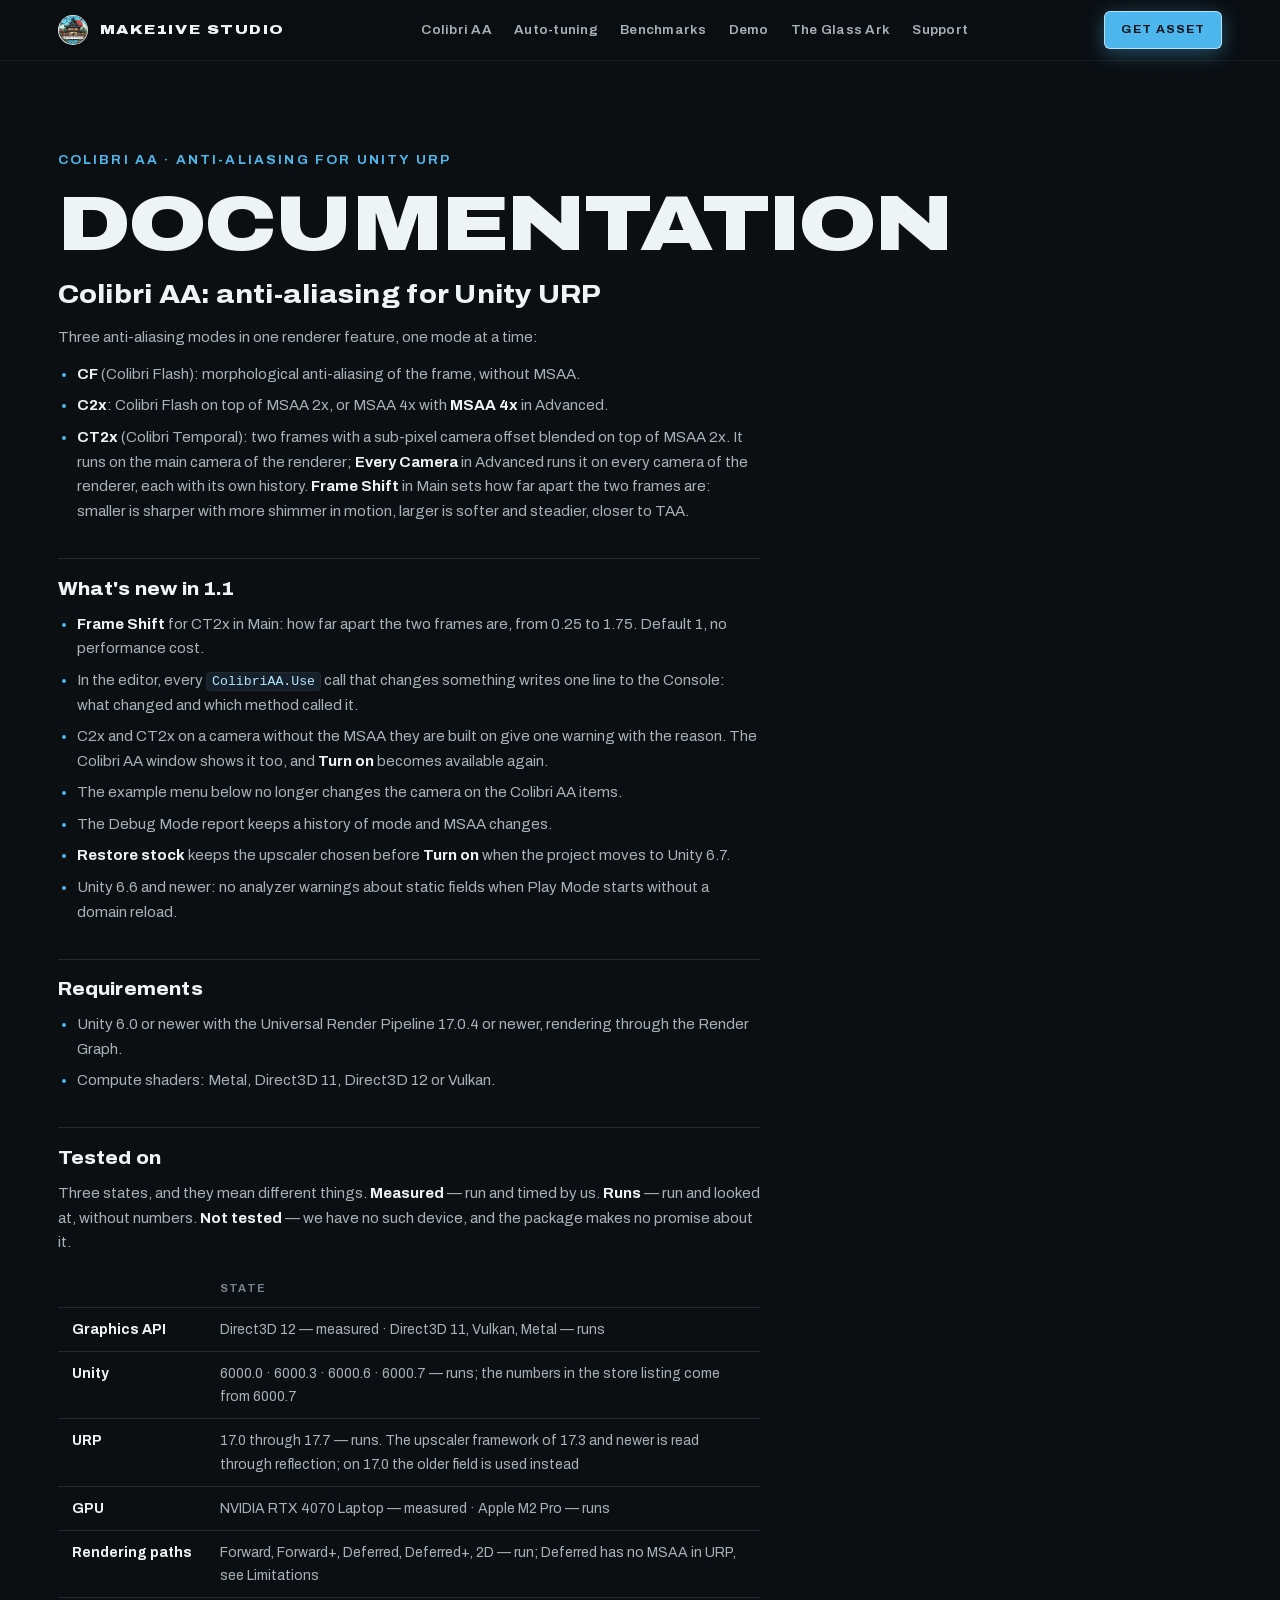
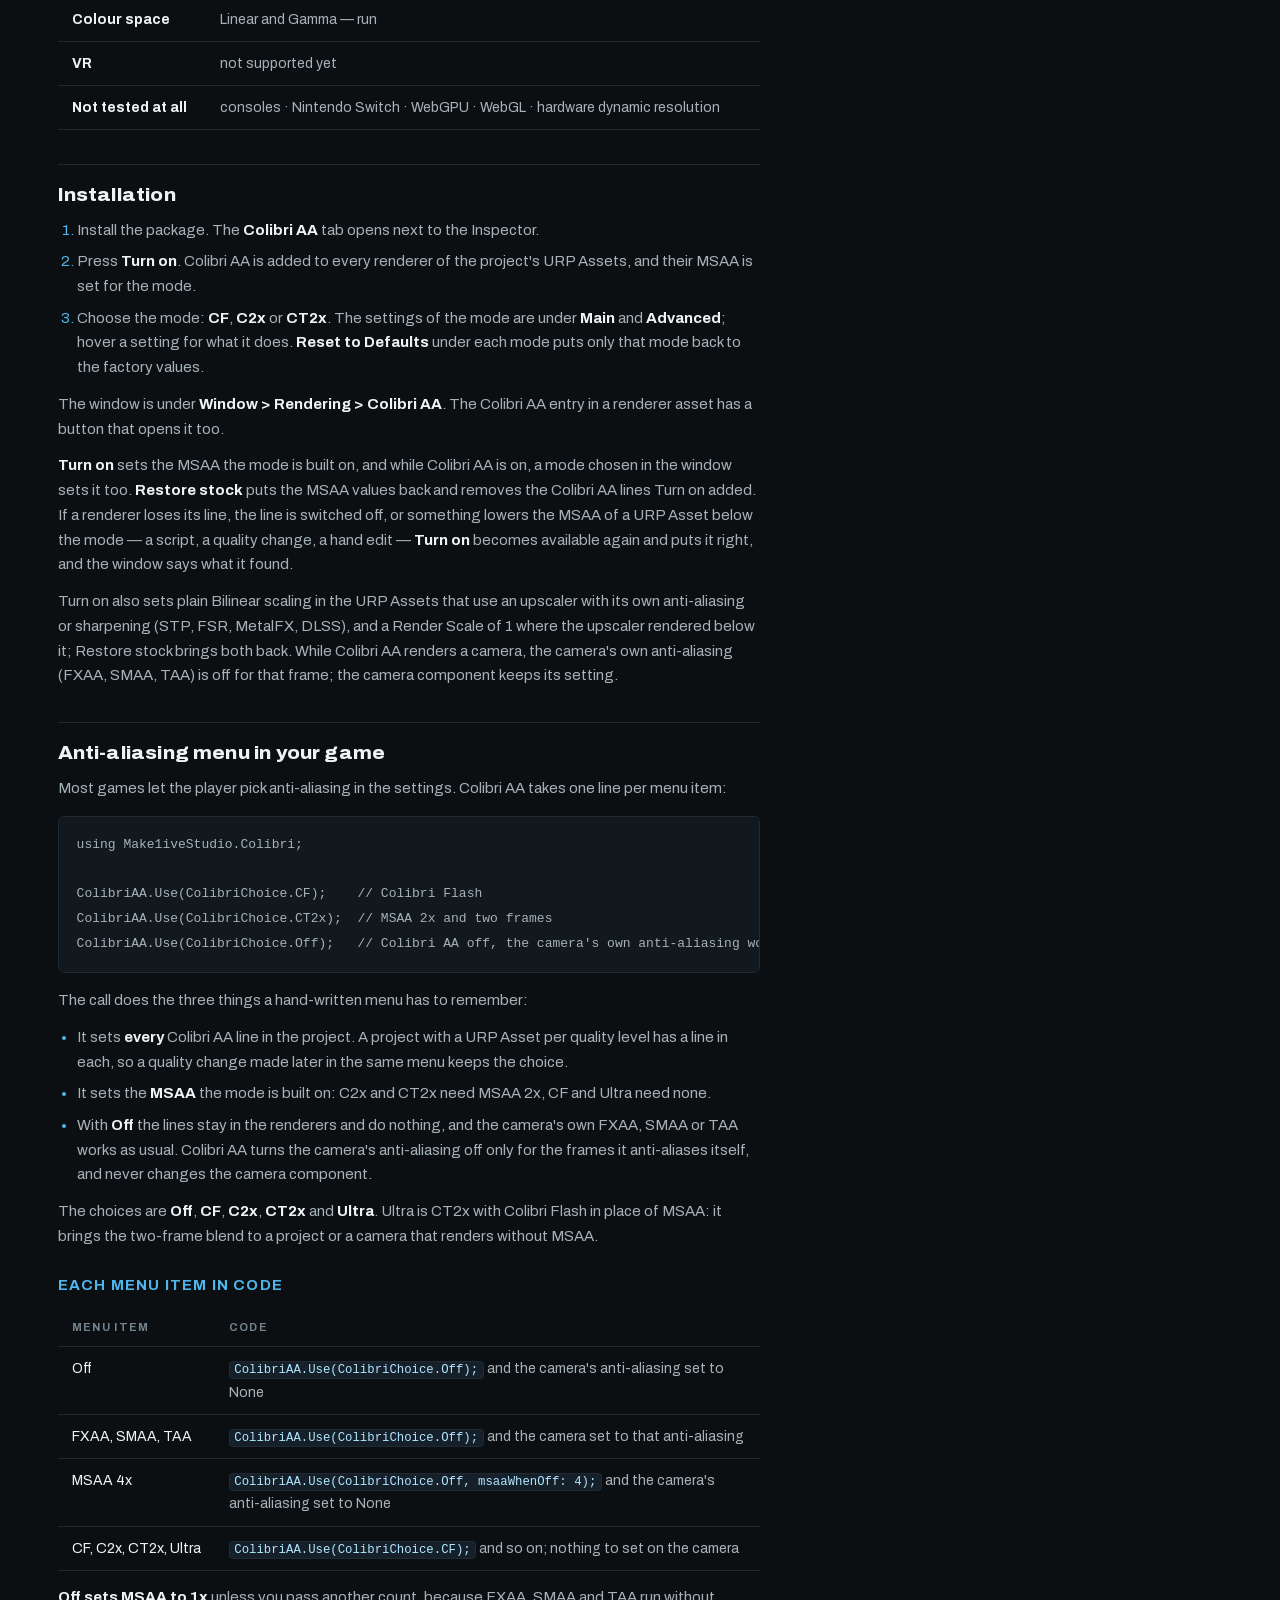
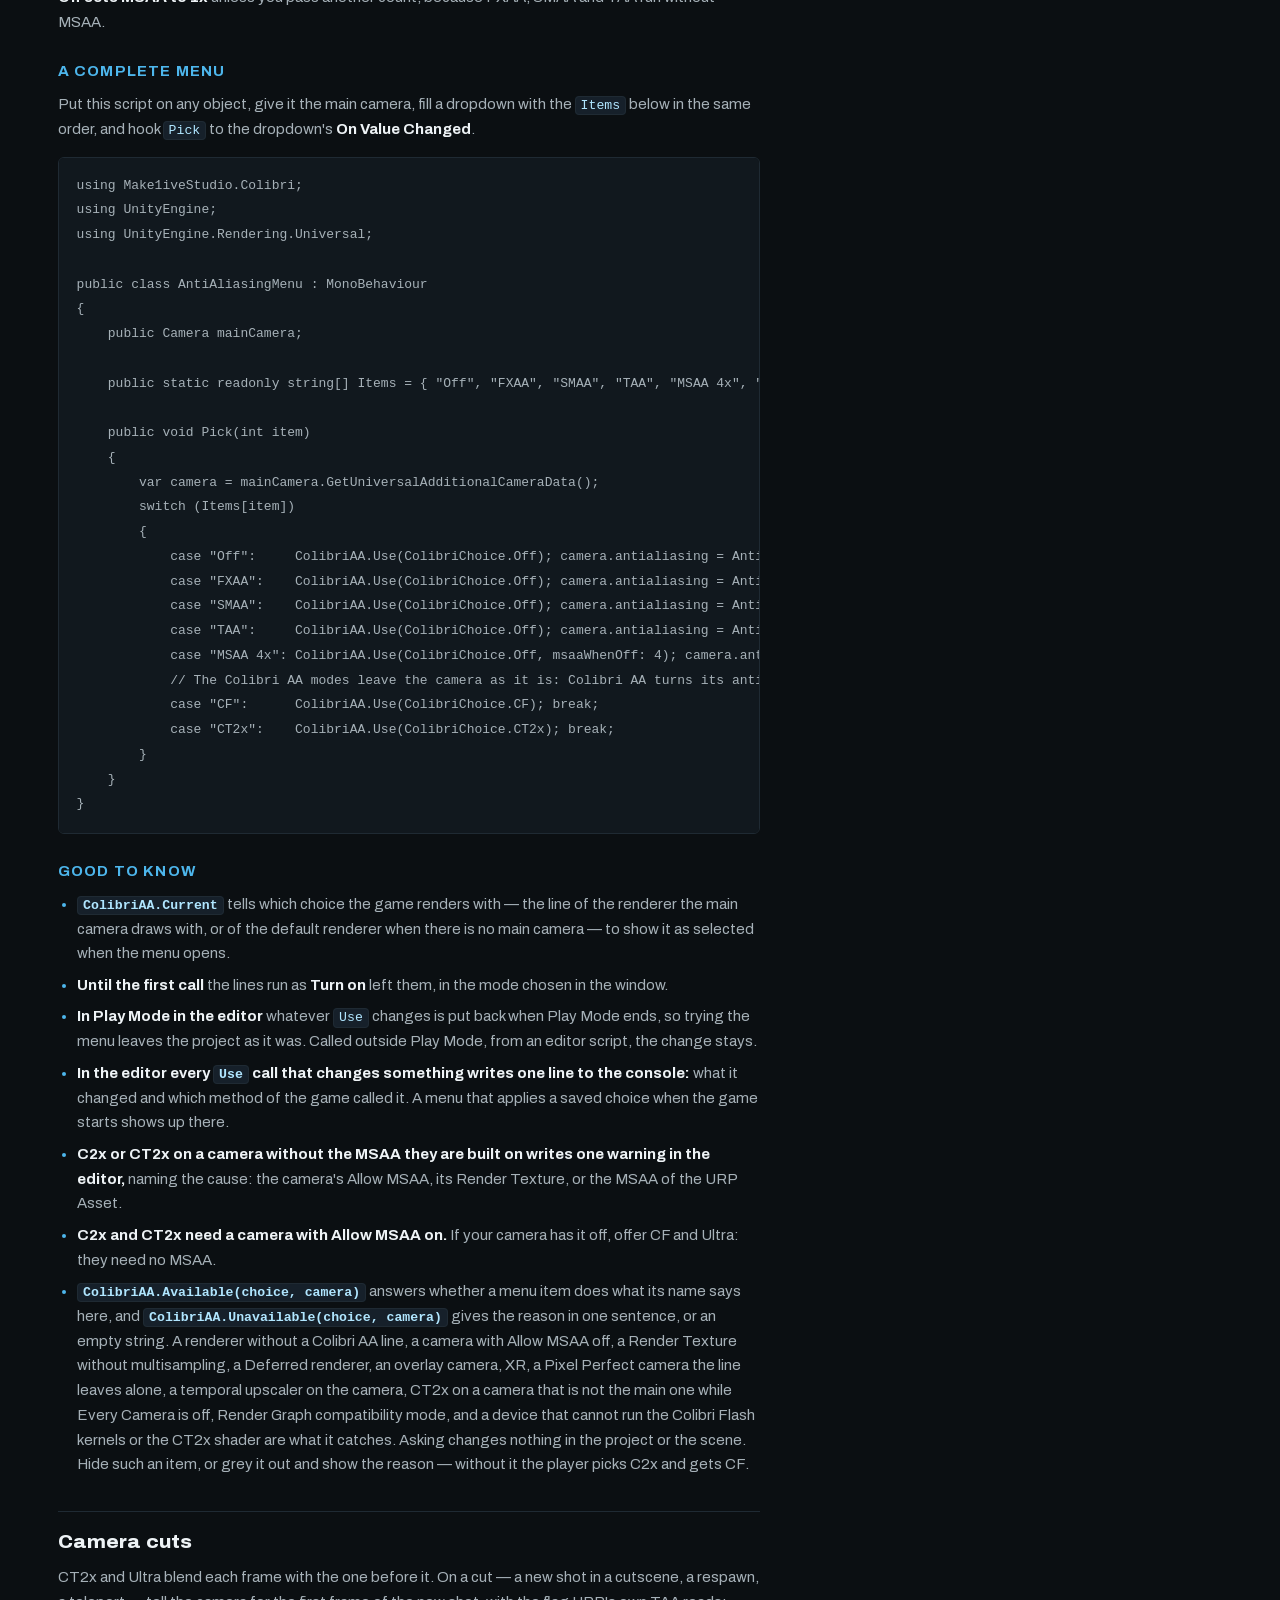
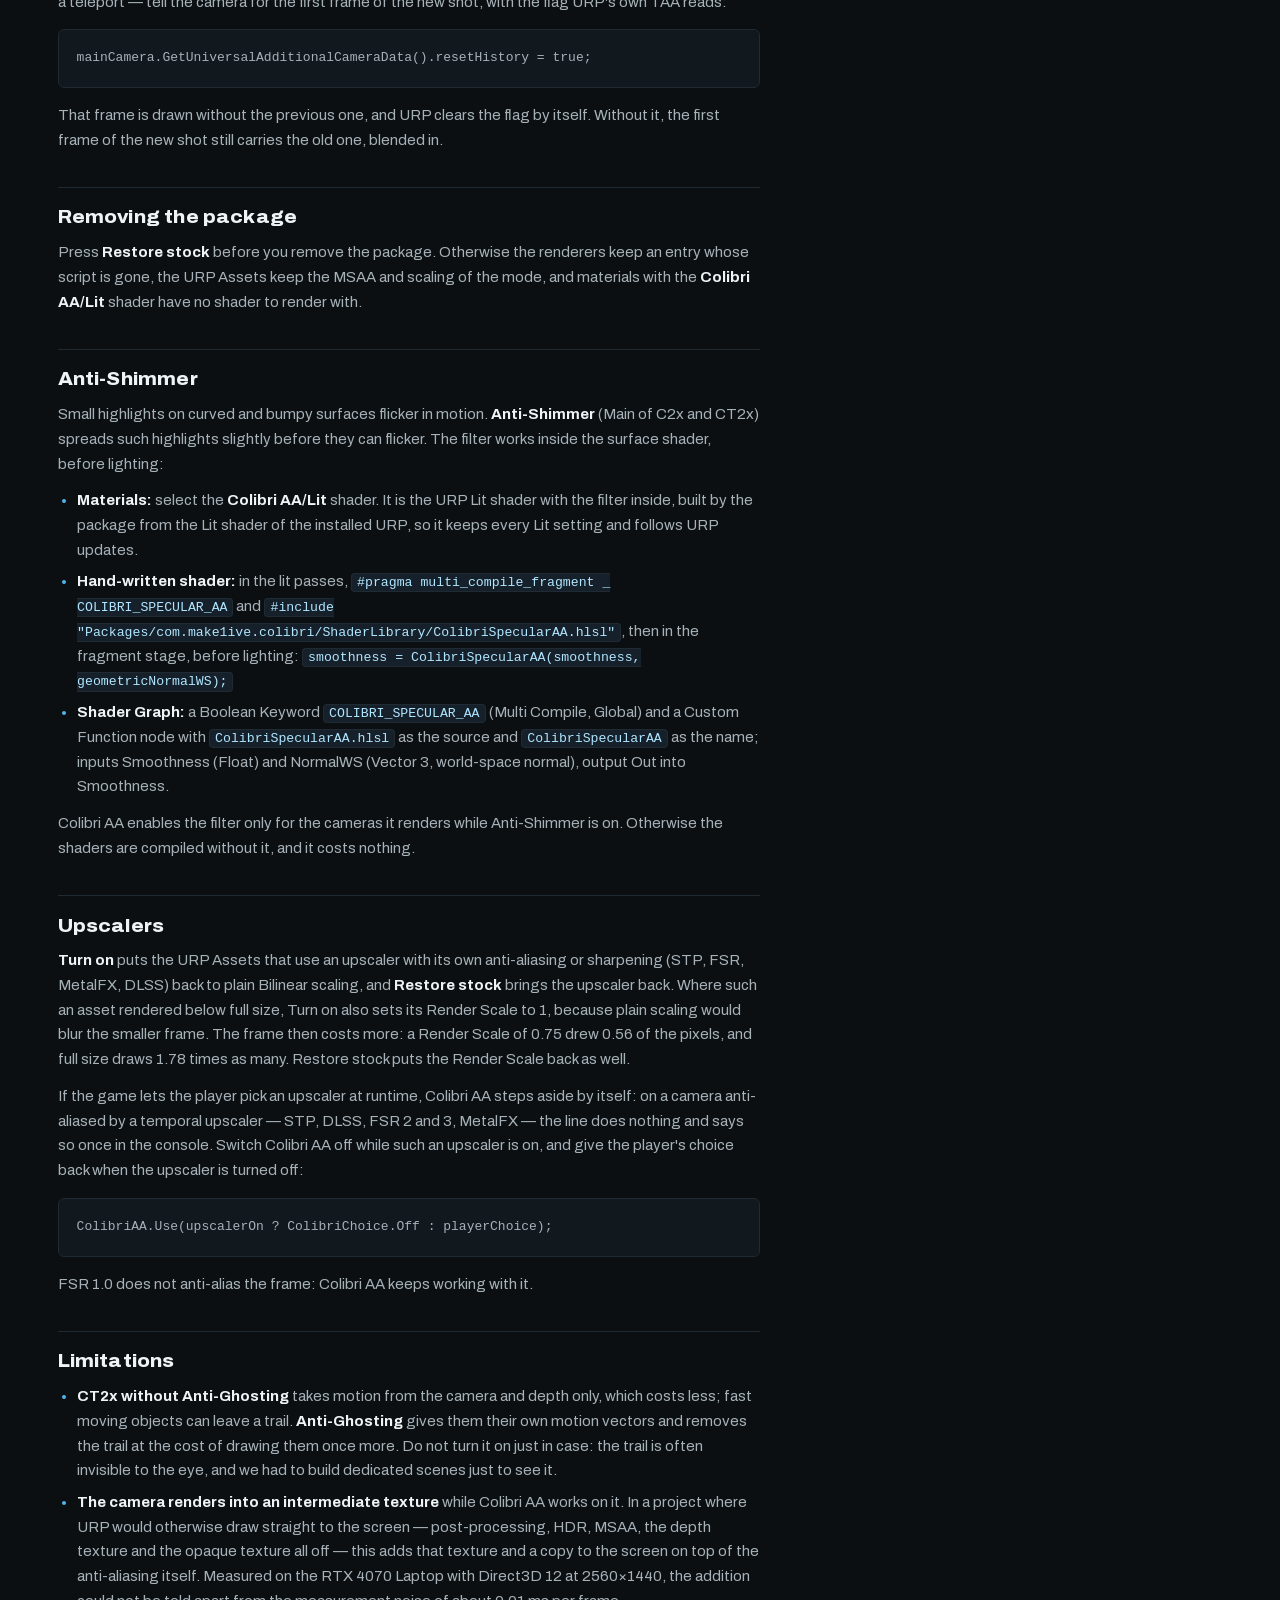
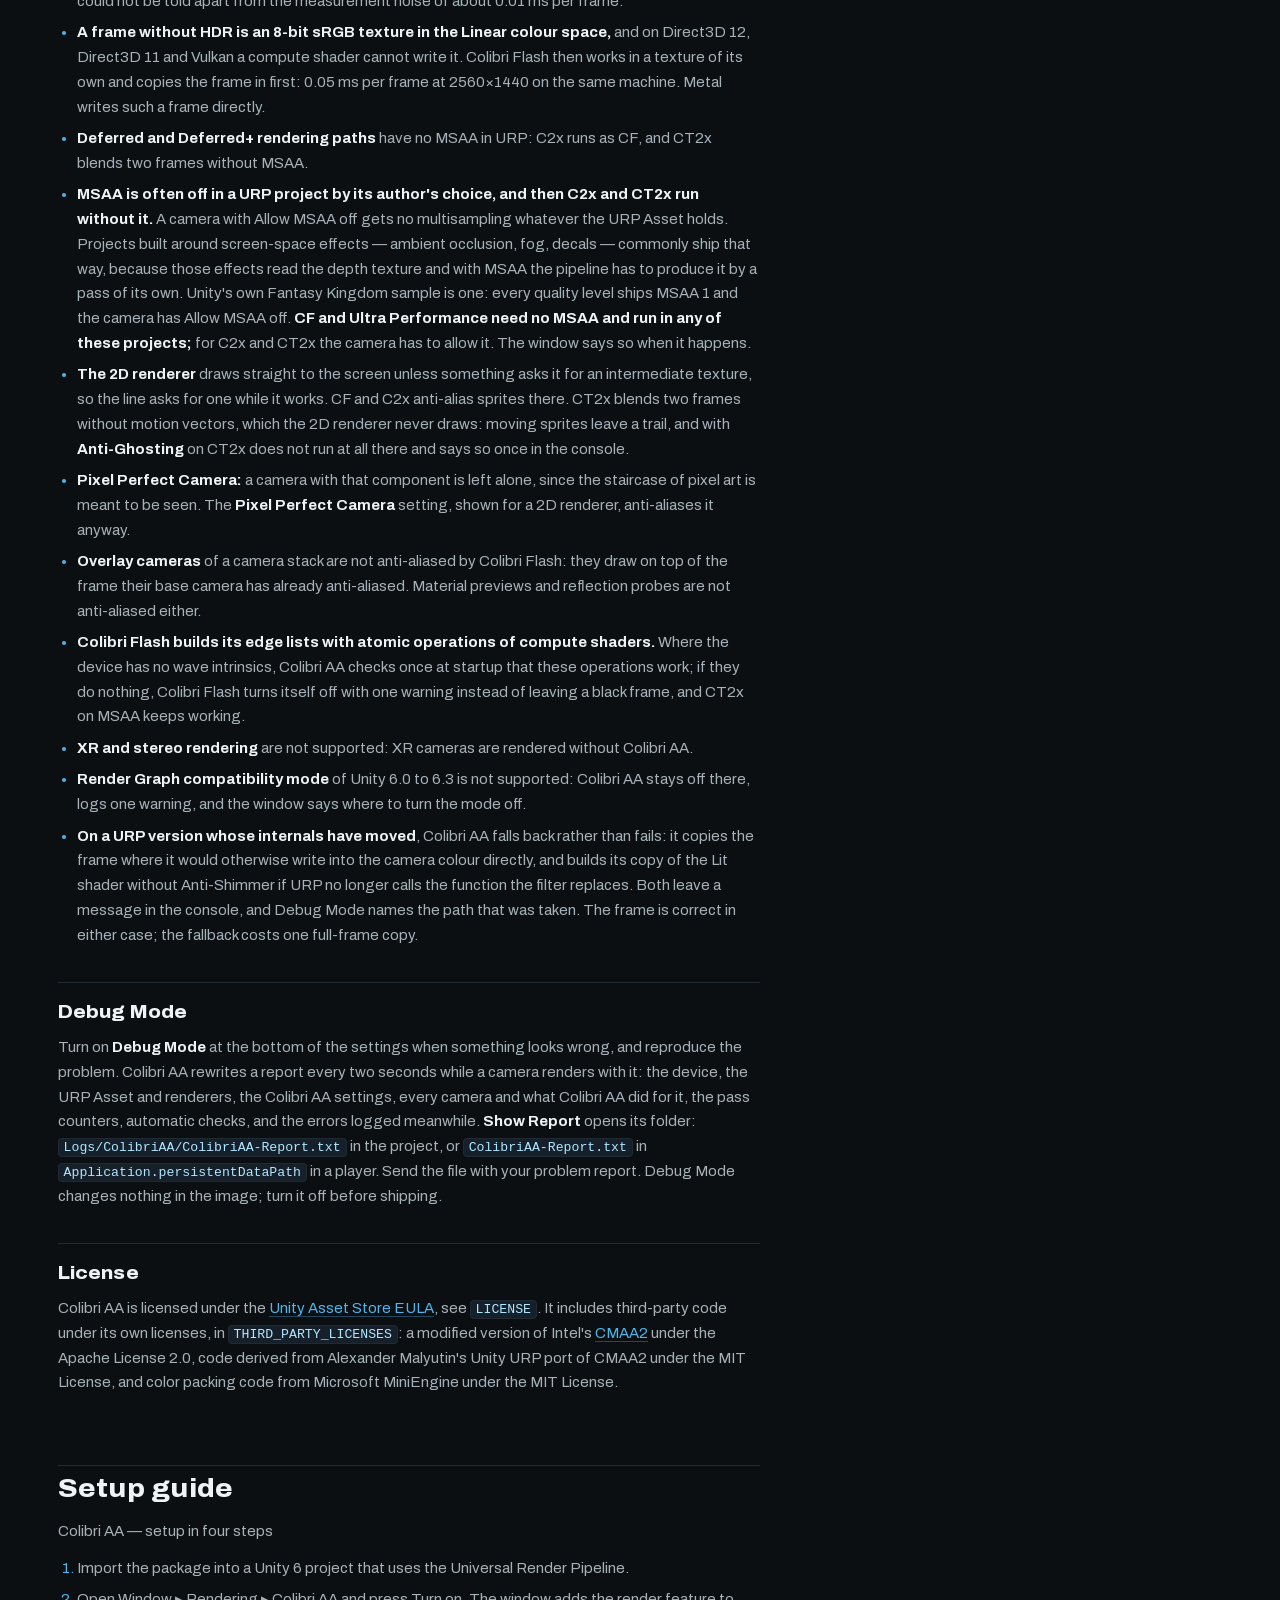
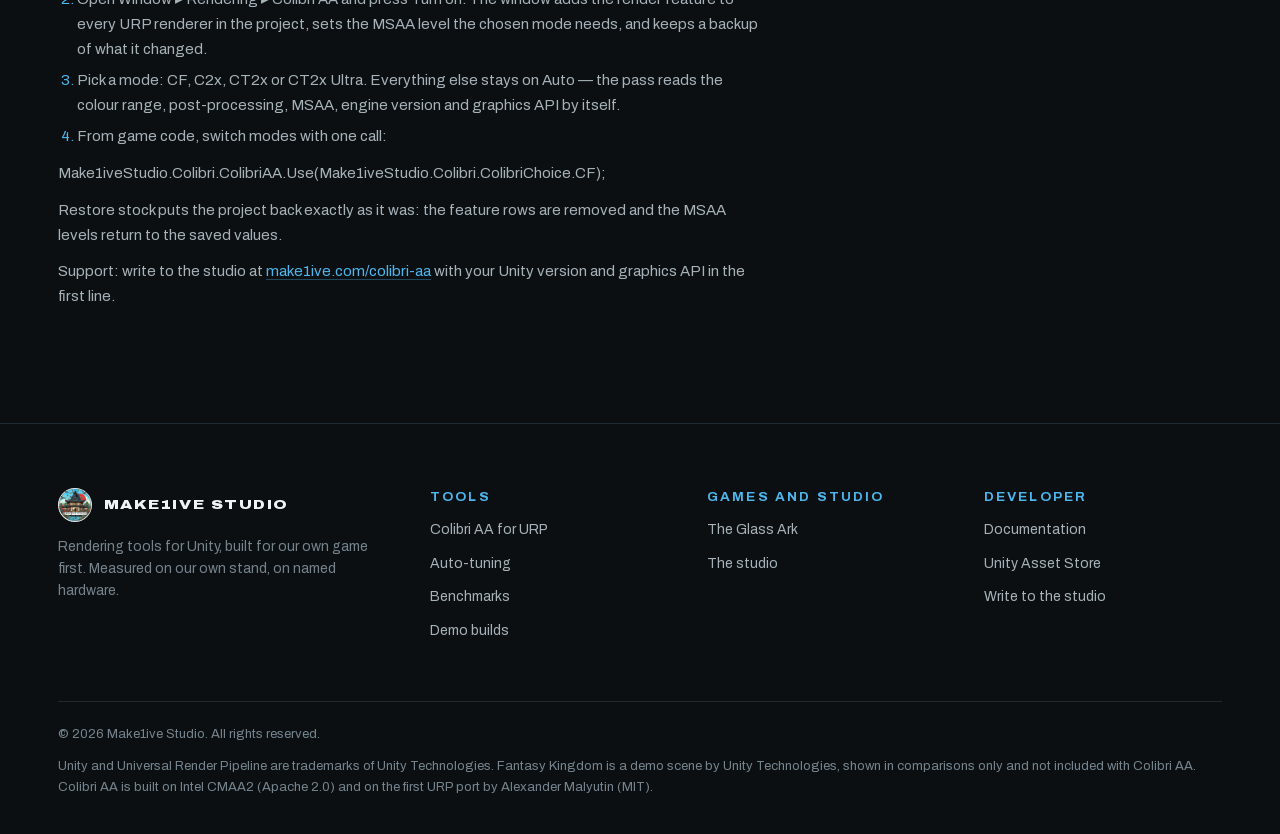
<file: colibri-aa/docs/index.html>
<!doctype html>
<html lang="en">
<head>
<meta charset="utf-8">
<meta name="viewport" content="width=device-width, initial-scale=1, viewport-fit=cover">
<title>Colibri AA Documentation — Anti-Aliasing for Unity URP</title>
<meta name="description" content="Colibri AA documentation: CF, C2x and CT2x anti-aliasing modes for Unity 6 URP, requirements, setup, settings and supported graphics APIs.">
<link rel="canonical" href="https://make1ive.com/colibri-aa/docs/">
<link rel="icon" href="/img/icon-32.png" sizes="32x32">
<link rel="apple-touch-icon" href="/img/icon-180.png">
<meta property="og:type" content="website">
<meta property="og:site_name" content="Make1ive Studio">
<meta property="og:title" content="Colibri AA Documentation — Anti-Aliasing for Unity URP">
<meta property="og:description" content="Colibri AA documentation: CF, C2x and CT2x anti-aliasing modes for Unity 6 URP, requirements, setup, settings and supported graphics APIs.">
<meta property="og:url" content="https://make1ive.com/colibri-aa/docs/">
<meta property="og:image" content="https://make1ive.com/img/og.jpg">
<meta property="og:image:width" content="1200">
<meta property="og:image:height" content="630">
<meta name="twitter:card" content="summary_large_image">
<meta name="theme-color" content="#0b0f12">
<!-- шрифт запрашивается сразу с разметкой: без этого он ждал разбора стилей, и текст сперва рисовался запасным
     шрифтом, а потом перескакивал — слово Максима 21.09.2026 «шрифты тоже как будто с задержкой небольшой подтянулись» -->
<link rel="preload" href="/font/archivo-latin.woff2" as="font" type="font/woff2" crossorigin>
<link rel="stylesheet" href="/site.css">


</head>
<body>
<header class="nav">
  <div class="wrap">
    <a class="brand" href="/colibri-aa/#top" aria-label="Make1ive Studio, home">
      <img src="/img/mark.jpg" width="352" height="352" alt="">
      <span>Make1ive Studio</span>
    </a>
    <nav aria-label="Sections">
      <a href="/colibri-aa/#colibri">Colibri AA</a>
      <a href="/colibri-aa/#adapts">Auto-tuning</a>
      <a href="/colibri-aa/#proof">Benchmarks</a>
      <a href="/colibri-aa/#demo">Demo</a>
      <a href="/colibri-aa/#games">The Glass Ark</a>
      <a href="/colibri-aa/#studio">Support</a>
    </nav>
    <a class="btn primary get" href="https://assetstore.unity.com/packages/tools/colibri-aa-ultralight-urp-anti-aliasing-7021541">Get asset</a>
  </div>
</header>

<main class="docpage">
  <div class="wrap">
    <p class="eyebrow">Colibri AA · Anti-aliasing for Unity URP</p>
    <h1 class="display">Documentation</h1>
    <div class="md">
<h2>Colibri AA: anti-aliasing for Unity URP</h2>
<p>Three anti-aliasing modes in one renderer feature, one mode at a time:</p>
<ul><li><strong>CF</strong> (Colibri Flash): morphological anti-aliasing of the frame, without MSAA.</li><li><strong>C2x</strong>: Colibri Flash on top of MSAA 2x, or MSAA 4x with <strong>MSAA 4x</strong> in Advanced.</li><li><strong>CT2x</strong> (Colibri Temporal): two frames with a sub-pixel camera offset blended on top of MSAA 2x. It runs on the main camera of the renderer; <strong>Every Camera</strong> in Advanced runs it on every camera of the renderer, each with its own history. <strong>Frame Shift</strong> in Main sets how far apart the two frames are: smaller is sharper with more shimmer in motion, larger is softer and steadier, closer to TAA.</li></ul>
<h3>What's new in 1.1</h3>
<ul><li><strong>Frame Shift</strong> for CT2x in Main: how far apart the two frames are, from 0.25 to 1.75. Default 1, no performance cost.</li><li>In the editor, every <code>ColibriAA.Use</code> call that changes something writes one line to the Console: what changed and which method called it.</li><li>C2x and CT2x on a camera without the MSAA they are built on give one warning with the reason. The Colibri AA window shows it too, and <strong>Turn on</strong> becomes available again.</li><li>The example menu below no longer changes the camera on the Colibri AA items.</li><li>The Debug Mode report keeps a history of mode and MSAA changes.</li><li><strong>Restore stock</strong> keeps the upscaler chosen before <strong>Turn on</strong> when the project moves to Unity 6.7.</li><li>Unity 6.6 and newer: no analyzer warnings about static fields when Play Mode starts without a domain reload.</li></ul>
<h3>Requirements</h3>
<ul><li>Unity 6.0 or newer with the Universal Render Pipeline 17.0.4 or newer, rendering through the Render Graph.</li><li>Compute shaders: Metal, Direct3D 11, Direct3D 12 or Vulkan.</li></ul>
<h3>Tested on</h3>
<p>Three states, and they mean different things. <strong>Measured</strong> — run and timed by us. <strong>Runs</strong> — run and looked at, without numbers. <strong>Not tested</strong> — we have no such device, and the package makes no promise about it.</p>
<table><thead><tr><th></th><th>state</th></tr></thead><tbody><tr><td><strong>Graphics API</strong></td><td>Direct3D 12 — measured · Direct3D 11, Vulkan, Metal — runs</td></tr><tr><td><strong>Unity</strong></td><td>6000.0 · 6000.3 · 6000.6 · 6000.7 — runs; the numbers in the store listing come from 6000.7</td></tr><tr><td><strong>URP</strong></td><td>17.0 through 17.7 — runs. The upscaler framework of 17.3 and newer is read through reflection; on 17.0 the older field is used instead</td></tr><tr><td><strong>GPU</strong></td><td>NVIDIA RTX 4070 Laptop — measured · Apple M2 Pro — runs</td></tr><tr><td><strong>Rendering paths</strong></td><td>Forward, Forward+, Deferred, Deferred+, 2D — run; Deferred has no MSAA in URP, see Limitations</td></tr><tr><td><strong>Colour space</strong></td><td>Linear and Gamma — run</td></tr><tr><td><strong>VR</strong></td><td>not supported yet</td></tr><tr><td><strong>Not tested at all</strong></td><td>consoles · Nintendo Switch · WebGPU · WebGL · hardware dynamic resolution</td></tr></tbody></table>
<h3>Installation</h3>
<ol><li>Install the package. The <strong>Colibri AA</strong> tab opens next to the Inspector.</li><li>Press <strong>Turn on</strong>. Colibri AA is added to every renderer of the project's URP Assets, and their MSAA is set for the mode.</li><li>Choose the mode: <strong>CF</strong>, <strong>C2x</strong> or <strong>CT2x</strong>. The settings of the mode are under <strong>Main</strong> and <strong>Advanced</strong>; hover a setting for what it does. <strong>Reset to Defaults</strong> under each mode puts only that mode back to the factory values.</li></ol>
<p>The window is under <strong>Window &gt; Rendering &gt; Colibri AA</strong>. The Colibri AA entry in a renderer asset has a button that opens it too.</p>
<p><strong>Turn on</strong> sets the MSAA the mode is built on, and while Colibri AA is on, a mode chosen in the window sets it too. <strong>Restore stock</strong> puts the MSAA values back and removes the Colibri AA lines Turn on added. If a renderer loses its line, the line is switched off, or something lowers the MSAA of a URP Asset below the mode — a script, a quality change, a hand edit — <strong>Turn on</strong> becomes available again and puts it right, and the window says what it found.</p>
<p>Turn on also sets plain Bilinear scaling in the URP Assets that use an upscaler with its own anti-aliasing or sharpening (STP, FSR, MetalFX, DLSS), and a Render Scale of 1 where the upscaler rendered below it; Restore stock brings both back. While Colibri AA renders a camera, the camera's own anti-aliasing (FXAA, SMAA, TAA) is off for that frame; the camera component keeps its setting.</p>
<h3>Anti-aliasing menu in your game</h3>
<p>Most games let the player pick anti-aliasing in the settings. Colibri AA takes one line per menu item:</p>
<pre><code>using Make1iveStudio.Colibri;

ColibriAA.Use(ColibriChoice.CF);    // Colibri Flash
ColibriAA.Use(ColibriChoice.CT2x);  // MSAA 2x and two frames
ColibriAA.Use(ColibriChoice.Off);   // Colibri AA off, the camera's own anti-aliasing works</code></pre>
<p>The call does the three things a hand-written menu has to remember:</p>
<ul><li>It sets <strong>every</strong> Colibri AA line in the project. A project with a URP Asset per quality level has a line in each, so a quality change made later in the same menu keeps the choice.</li><li>It sets the <strong>MSAA</strong> the mode is built on: C2x and CT2x need MSAA 2x, CF and Ultra need none.</li><li>With <strong>Off</strong> the lines stay in the renderers and do nothing, and the camera's own FXAA, SMAA or TAA works as usual. Colibri AA turns the camera's anti-aliasing off only for the frames it anti-aliases itself, and never changes the camera component.</li></ul>
<p>The choices are <strong>Off</strong>, <strong>CF</strong>, <strong>C2x</strong>, <strong>CT2x</strong> and <strong>Ultra</strong>. Ultra is CT2x with Colibri Flash in place of MSAA: it brings the two-frame blend to a project or a camera that renders without MSAA.</p>
<h4>Each menu item in code</h4>
<table><thead><tr><th>Menu item</th><th>Code</th></tr></thead><tbody><tr><td>Off</td><td><code>ColibriAA.Use(ColibriChoice.Off);</code> and the camera's anti-aliasing set to None</td></tr><tr><td>FXAA, SMAA, TAA</td><td><code>ColibriAA.Use(ColibriChoice.Off);</code> and the camera set to that anti-aliasing</td></tr><tr><td>MSAA 4x</td><td><code>ColibriAA.Use(ColibriChoice.Off, msaaWhenOff: 4);</code> and the camera's anti-aliasing set to None</td></tr><tr><td>CF, C2x, CT2x, Ultra</td><td><code>ColibriAA.Use(ColibriChoice.CF);</code> and so on; nothing to set on the camera</td></tr></tbody></table>
<p><strong>Off sets MSAA to 1x</strong> unless you pass another count, because FXAA, SMAA and TAA run without MSAA.</p>
<h4>A complete menu</h4>
<p>Put this script on any object, give it the main camera, fill a dropdown with the <code>Items</code> below in the same order, and hook <code>Pick</code> to the dropdown's <strong>On Value Changed</strong>.</p>
<pre><code>using Make1iveStudio.Colibri;
using UnityEngine;
using UnityEngine.Rendering.Universal;

public class AntiAliasingMenu : MonoBehaviour
{
    public Camera mainCamera;

    public static readonly string[] Items = { "Off", "FXAA", "SMAA", "TAA", "MSAA 4x", "CF", "CT2x" };

    public void Pick(int item)
    {
        var camera = mainCamera.GetUniversalAdditionalCameraData();
        switch (Items[item])
        {
            case "Off":     ColibriAA.Use(ColibriChoice.Off); camera.antialiasing = AntialiasingMode.None; break;
            case "FXAA":    ColibriAA.Use(ColibriChoice.Off); camera.antialiasing = AntialiasingMode.FastApproximateAntialiasing; break;
            case "SMAA":    ColibriAA.Use(ColibriChoice.Off); camera.antialiasing = AntialiasingMode.SubpixelMorphologicalAntiAliasing; break;
            case "TAA":     ColibriAA.Use(ColibriChoice.Off); camera.antialiasing = AntialiasingMode.TemporalAntiAliasing; break;
            case "MSAA 4x": ColibriAA.Use(ColibriChoice.Off, msaaWhenOff: 4); camera.antialiasing = AntialiasingMode.None; break;
            // The Colibri AA modes leave the camera as it is: Colibri AA turns its anti-aliasing off only for the frames it renders.
            case "CF":      ColibriAA.Use(ColibriChoice.CF); break;
            case "CT2x":    ColibriAA.Use(ColibriChoice.CT2x); break;
        }
    }
}</code></pre>
<h4>Good to know</h4>
<ul><li><strong><code>ColibriAA.Current</code></strong> tells which choice the game renders with — the line of the renderer the main camera draws with, or of the default renderer when there is no main camera — to show it as selected when the menu opens.</li><li><strong>Until the first call</strong> the lines run as <strong>Turn on</strong> left them, in the mode chosen in the window.</li><li><strong>In Play Mode in the editor</strong> whatever <code>Use</code> changes is put back when Play Mode ends, so trying the menu leaves the project as it was. Called outside Play Mode, from an editor script, the change stays.</li><li><strong>In the editor every <code>Use</code> call that changes something writes one line to the console:</strong> what it changed and which method of the game called it. A menu that applies a saved choice when the game starts shows up there.</li><li><strong>C2x or CT2x on a camera without the MSAA they are built on writes one warning in the editor,</strong> naming the cause: the camera's Allow MSAA, its Render Texture, or the MSAA of the URP Asset.</li><li><strong>C2x and CT2x need a camera with Allow MSAA on.</strong> If your camera has it off, offer CF and Ultra: they need no MSAA.</li><li><strong><code>ColibriAA.Available(choice, camera)</code></strong> answers whether a menu item does what its name says here, and <strong><code>ColibriAA.Unavailable(choice, camera)</code></strong> gives the reason in one sentence, or an empty string. A renderer without a Colibri AA line, a camera with Allow MSAA off, a Render Texture without multisampling, a Deferred renderer, an overlay camera, XR, a Pixel Perfect camera the line leaves alone, a temporal upscaler on the camera, CT2x on a camera that is not the main one while Every Camera is off, Render Graph compatibility mode, and a device that cannot run the Colibri Flash kernels or the CT2x shader are what it catches. Asking changes nothing in the project or the scene. Hide such an item, or grey it out and show the reason — without it the player picks C2x and gets CF.</li></ul>
<h3>Camera cuts</h3>
<p>CT2x and Ultra blend each frame with the one before it. On a cut — a new shot in a cutscene, a respawn, a teleport — tell the camera for the first frame of the new shot, with the flag URP's own TAA reads:</p>
<pre><code>mainCamera.GetUniversalAdditionalCameraData().resetHistory = true;</code></pre>
<p>That frame is drawn without the previous one, and URP clears the flag by itself. Without it, the first frame of the new shot still carries the old one, blended in.</p>
<h3>Removing the package</h3>
<p>Press <strong>Restore stock</strong> before you remove the package. Otherwise the renderers keep an entry whose script is gone, the URP Assets keep the MSAA and scaling of the mode, and materials with the <strong>Colibri AA/Lit</strong> shader have no shader to render with.</p>
<h3>Anti-Shimmer</h3>
<p>Small highlights on curved and bumpy surfaces flicker in motion. <strong>Anti-Shimmer</strong> (Main of C2x and CT2x) spreads such highlights slightly before they can flicker. The filter works inside the surface shader, before lighting:</p>
<ul><li><strong>Materials:</strong> select the <strong>Colibri AA/Lit</strong> shader. It is the URP Lit shader with the filter inside, built by the package from the Lit shader of the installed URP, so it keeps every Lit setting and follows URP updates.</li><li><strong>Hand-written shader:</strong> in the lit passes, <code>#pragma multi_compile_fragment _ COLIBRI_SPECULAR_AA</code> and <code>#include "Packages/com.make1ive.colibri/ShaderLibrary/ColibriSpecularAA.hlsl"</code>, then in the fragment stage, before lighting: <code>smoothness = ColibriSpecularAA(smoothness, geometricNormalWS);</code></li><li><strong>Shader Graph:</strong> a Boolean Keyword <code>COLIBRI_SPECULAR_AA</code> (Multi Compile, Global) and a Custom Function node with <code>ColibriSpecularAA.hlsl</code> as the source and <code>ColibriSpecularAA</code> as the name; inputs Smoothness (Float) and NormalWS (Vector 3, world-space normal), output Out into Smoothness.</li></ul>
<p>Colibri AA enables the filter only for the cameras it renders while Anti-Shimmer is on. Otherwise the shaders are compiled without it, and it costs nothing.</p>
<h3>Upscalers</h3>
<p><strong>Turn on</strong> puts the URP Assets that use an upscaler with its own anti-aliasing or sharpening (STP, FSR, MetalFX, DLSS) back to plain Bilinear scaling, and <strong>Restore stock</strong> brings the upscaler back. Where such an asset rendered below full size, Turn on also sets its Render Scale to 1, because plain scaling would blur the smaller frame. The frame then costs more: a Render Scale of 0.75 drew 0.56 of the pixels, and full size draws 1.78 times as many. Restore stock puts the Render Scale back as well.</p>
<p>If the game lets the player pick an upscaler at runtime, Colibri AA steps aside by itself: on a camera anti-aliased by a temporal upscaler — STP, DLSS, FSR 2 and 3, MetalFX — the line does nothing and says so once in the console. Switch Colibri AA off while such an upscaler is on, and give the player's choice back when the upscaler is turned off:</p>
<pre><code>ColibriAA.Use(upscalerOn ? ColibriChoice.Off : playerChoice);</code></pre>
<p>FSR 1.0 does not anti-alias the frame: Colibri AA keeps working with it.</p>
<h3>Limitations</h3>
<ul><li><strong>CT2x without Anti-Ghosting</strong> takes motion from the camera and depth only, which costs less; fast moving objects can leave a trail. <strong>Anti-Ghosting</strong> gives them their own motion vectors and removes the trail at the cost of drawing them once more. Do not turn it on just in case: the trail is often invisible to the eye, and we had to build dedicated scenes just to see it.</li><li><strong>The camera renders into an intermediate texture</strong> while Colibri AA works on it. In a project where URP would otherwise draw straight to the screen — post-processing, HDR, MSAA, the depth texture and the opaque texture all off — this adds that texture and a copy to the screen on top of the anti-aliasing itself. Measured on the RTX 4070 Laptop with Direct3D 12 at 2560×1440, the addition could not be told apart from the measurement noise of about 0.01 ms per frame.</li><li><strong>A frame without HDR is an 8-bit sRGB texture in the Linear colour space,</strong> and on Direct3D 12, Direct3D 11 and Vulkan a compute shader cannot write it. Colibri Flash then works in a texture of its own and copies the frame in first: 0.05 ms per frame at 2560×1440 on the same machine. Metal writes such a frame directly.</li><li><strong>Deferred and Deferred+ rendering paths</strong> have no MSAA in URP: C2x runs as CF, and CT2x blends two frames without MSAA.</li><li><strong>MSAA is often off in a URP project by its author's choice, and then C2x and CT2x run without it.</strong> A camera with Allow MSAA off gets no multisampling whatever the URP Asset holds. Projects built around screen-space effects — ambient occlusion, fog, decals — commonly ship that way, because those effects read the depth texture and with MSAA the pipeline has to produce it by a pass of its own. Unity's own Fantasy Kingdom sample is one: every quality level ships MSAA 1 and the camera has Allow MSAA off. <strong>CF and Ultra Performance need no MSAA and run in any of these projects;</strong> for C2x and CT2x the camera has to allow it. The window says so when it happens.</li><li><strong>The 2D renderer</strong> draws straight to the screen unless something asks it for an intermediate texture, so the line asks for one while it works. CF and C2x anti-alias sprites there. CT2x blends two frames without motion vectors, which the 2D renderer never draws: moving sprites leave a trail, and with <strong>Anti-Ghosting</strong> on CT2x does not run at all there and says so once in the console.</li><li><strong>Pixel Perfect Camera:</strong> a camera with that component is left alone, since the staircase of pixel art is meant to be seen. The <strong>Pixel Perfect Camera</strong> setting, shown for a 2D renderer, anti-aliases it anyway.</li><li><strong>Overlay cameras</strong> of a camera stack are not anti-aliased by Colibri Flash: they draw on top of the frame their base camera has already anti-aliased. Material previews and reflection probes are not anti-aliased either.</li><li><strong>Colibri Flash builds its edge lists with atomic operations of compute shaders.</strong> Where the device has no wave intrinsics, Colibri AA checks once at startup that these operations work; if they do nothing, Colibri Flash turns itself off with one warning instead of leaving a black frame, and CT2x on MSAA keeps working.</li><li><strong>XR and stereo rendering</strong> are not supported: XR cameras are rendered without Colibri AA.</li><li><strong>Render Graph compatibility mode</strong> of Unity 6.0 to 6.3 is not supported: Colibri AA stays off there, logs one warning, and the window says where to turn the mode off.</li><li><strong>On a URP version whose internals have moved</strong>, Colibri AA falls back rather than fails: it copies the frame where it would otherwise write into the camera colour directly, and builds its copy of the Lit shader without Anti-Shimmer if URP no longer calls the function the filter replaces. Both leave a message in the console, and Debug Mode names the path that was taken. The frame is correct in either case; the fallback costs one full-frame copy.</li></ul>
<h3>Debug Mode</h3>
<p>Turn on <strong>Debug Mode</strong> at the bottom of the settings when something looks wrong, and reproduce the problem. Colibri AA rewrites a report every two seconds while a camera renders with it: the device, the URP Asset and renderers, the Colibri AA settings, every camera and what Colibri AA did for it, the pass counters, automatic checks, and the errors logged meanwhile. <strong>Show Report</strong> opens its folder: <code>Logs/ColibriAA/ColibriAA-Report.txt</code> in the project, or <code>ColibriAA-Report.txt</code> in <code>Application.persistentDataPath</code> in a player. Send the file with your problem report. Debug Mode changes nothing in the image; turn it off before shipping.</p>
<h3>License</h3>
<p>Colibri AA is licensed under the <a href="https://unity.com/legal/as-terms" target="_blank" rel="noopener">Unity Asset Store EULA</a>, see <code>LICENSE</code>. It includes third-party code under its own licenses, in <code>THIRD_PARTY_LICENSES</code>: a modified version of Intel's <a href="https://github.com/GameTechDev/CMAA2" target="_blank" rel="noopener">CMAA2</a> under the Apache License 2.0, code derived from Alexander Malyutin's Unity URP port of CMAA2 under the MIT License, and color packing code from Microsoft MiniEngine under the MIT License.</p>
    </div>
    <div class="md">
<h2>Setup guide</h2>
<p>Colibri AA — setup in four steps</p>
<ol><li>Import the package into a Unity 6 project that uses the Universal Render Pipeline.</li><li>Open Window ▸ Rendering ▸ Colibri AA and press Turn on. The window adds the render feature to every URP renderer in the project, sets the MSAA level the chosen mode needs, and keeps a backup of what it changed.</li><li>Pick a mode: CF, C2x, CT2x or CT2x Ultra. Everything else stays on Auto — the pass reads the colour range, post-processing, MSAA, engine version and graphics API by itself.</li><li>From game code, switch modes with one call:</li></ol>
<p>Make1iveStudio.Colibri.ColibriAA.Use(Make1iveStudio.Colibri.ColibriChoice.CF);</p>
<p>Restore stock puts the project back exactly as it was: the feature rows are removed and the MSAA levels return to the saved values.</p>
<p>Support: write to the studio at <a href="https://make1ive.com/colibri-aa" target="_blank" rel="noopener">make1ive.com/colibri-aa</a> with your Unity version and graphics API in the first line.</p>
    </div>
  </div>
</main>

<footer>
  <div class="wrap">
    <div class="foot-grid">
      <div class="foot-brand">
        <div class="brand"><img src="/img/mark.jpg" width="352" height="352" alt=""><span>Make1ive Studio</span></div>
        <p>Rendering tools for Unity, built for our own game first. Measured on our own stand, on named hardware.</p>
      </div>
      <div class="foot-col">
        <p class="eyebrow">Tools</p>
        <a href="/colibri-aa/#colibri">Colibri AA for URP</a>
        <a href="/colibri-aa/#adapts">Auto-tuning</a>
        <a href="/colibri-aa/#proof">Benchmarks</a>
        <a href="/colibri-aa/#demo">Demo builds</a>
      </div>
      <div class="foot-col">
        <p class="eyebrow">Games and studio</p>
        <a href="/colibri-aa/#games">The Glass Ark</a>
        <a href="/colibri-aa/#studio">The studio</a>
      </div>
      <div class="foot-col">
        <p class="eyebrow">Developer</p>
        <a href="/colibri-aa/docs/" id="open-docs-foot">Documentation</a>
        <a href="https://assetstore.unity.com/publishers/158866">Unity Asset Store</a>
        <a href="mailto:support@make1ive.com">Write to the studio</a>
      </div>
    </div>
    <div class="foot-line">
      <p>© 2026 Make1ive Studio. All rights reserved.</p>
      <p class="foot-legal">Unity and Universal Render Pipeline are trademarks of Unity Technologies. Fantasy Kingdom is a demo scene by Unity Technologies, shown in comparisons only and not included with Colibri AA. Colibri AA is built on Intel CMAA2 (Apache 2.0) and on the first URP port by Alexander Malyutin (MIT).</p>
    </div>
  </div>
</footer>
</body>
</html>
</file>
<file: site.css>
/* Archivo — переменный, оси ширины и веса; лежит рядом с сайтом, чтобы страница не зависела от Google */
@font-face {
  font-family: "Archivo";
  font-style: normal;
  font-weight: 100 900;
  font-stretch: 62% 125%;
  font-display: swap;
  src: url("font/archivo-latin.woff2") format("woff2");
  unicode-range: U+0000-00FF, U+0131, U+0152-0153, U+02BB-02BC, U+02C6, U+02DA, U+02DC, U+0304, U+0308, U+0329, U+2000-206F, U+20AC, U+2122, U+2191, U+2193, U+2212, U+2215, U+FEFF, U+FFFD;
}
@font-face {
  font-family: "Archivo";
  font-style: normal;
  font-weight: 100 900;
  font-stretch: 62% 125%;
  font-display: swap;
  src: url("font/archivo-latin-ext.woff2") format("woff2");
  unicode-range: U+0100-02BA, U+02BD-02C5, U+02C7-02CC, U+02CE-02D7, U+02DD-02FF, U+0304, U+0308, U+0329, U+1D00-1DBF, U+1E00-1E9F, U+1EF2-1EFF, U+2020, U+20A0-20AB, U+20AD-20C0, U+2113, U+2C60-2C7F, U+A720-A7FF;
}
/* Make1ive Studio — one deliberate look: a dark cinematic ground, the same tokens the Colibri store images use. */
  :root {
    color-scheme: dark;
    --bg: #0b0f12;
    --bg-2: #11181e;
    --bg-3: #16202a;
    --line: #1f2a33;
    --ink: #eef3f6;
    --ink-2: #a6b1b8;
    --ink-3: #75838d;
    --acc: #4db6ec;
    --acc-hi: #b0e6ff;
    --acc-dim: rgba(77, 182, 236, .14);
  --kw: #c586c0;                    /* ключевое слово, как в тёмной теме редактора */
    --iris-a: #7fe9ff;
    --iris-b: #4db6ec;
    --iris-c: #8a7bff;
    --display: "Archivo", "Archivo Expanded", "Helvetica Neue", Arial, sans-serif;
    --body: "Archivo", "Helvetica Neue", Arial, sans-serif;
    --mono: ui-monospace, "SF Mono", Menlo, Consolas, monospace;
    --gutter: clamp(20px, 4.5vw, 96px);   /* поле по бокам — доля ширины окна, одно на всю страницу */
  --page: 1800px;                       /* дальше этого контент не растягивается */
    --measure: 62ch;
  --lead: 16px;                     /* зазор после мелкой строки над заголовком */
  --h2: clamp(32px, 4.2vw, 68px);   /* заголовок раздела */
  --h3: clamp(23px, 2.5vw, 38px);   /* подзаголовок внутри блока */
    --radius: 6px;
  }
  * { box-sizing: border-box; }
  html { scroll-behavior: smooth; }
  body {
    margin: 0;
    background: var(--bg);
    color: var(--ink);
    font-family: var(--body);
    font-size: 17px;
    line-height: 1.55;
    -webkit-font-smoothing: antialiased;
    overflow-x: hidden;
  }
  img { max-width: 100%; height: auto; display: block; }
  a { color: var(--acc); text-decoration: none; }
  a:hover { color: #fff; }
  :focus-visible { outline: 2px solid var(--acc); outline-offset: 3px; }
  h1, h2, h3 { margin: 0; text-wrap: balance; }
  p { margin: 0; }
  /* Полноформатная вёрстка по слову Максима: блоки идут во всю ширину окна, узкая колонка остаётся только у текста. */
  .wrap { width: min(var(--page), 100%); margin-inline: auto; padding-inline: var(--gutter); }
  .eyebrow {
    font-family: var(--display);
    font-stretch: 112%;
    font-weight: 700;
    font-size: 12px;
    letter-spacing: .18em;
    text-transform: uppercase;
    color: var(--acc);
    text-wrap: wrap;
  }
  .display {
    font-family: var(--display);
    font-stretch: 125%;
    font-weight: 900;
    letter-spacing: -.01em;
    line-height: .98;
    text-transform: uppercase;
  }
  .lede { color: var(--ink-2); max-width: var(--measure); font-size: clamp(17px, 1.3vw, 20px); }
  .num { font-family: var(--display); font-stretch: 112%; font-weight: 800; font-variant-numeric: tabular-nums; }

  /* ---------- nav ---------- */
  /* шапка закреплена при прокрутке, чтобы «Get asset» всегда была под рукой — слово Максима 24.09; прежнее слово 20.09
     «не едет за прокруткой» переиграно. Фон плотнее прежних .72: под закреплённой шапкой проходит страница */
  .nav {
    position: sticky; top: 0; z-index: 20;
    background: rgba(11, 15, 18, .92);
    border-bottom: 1px solid rgba(255,255,255,.06);
  }
  .nav .wrap { display: flex; align-items: center; justify-content: space-between; gap: 16px; height: 60px; }
  .brand { display: flex; align-items: center; gap: 12px; color: var(--ink); }
  .brand img { width: 30px; height: 30px; border-radius: 50%; object-fit: cover; }
  .brand span { font-family: var(--display); font-stretch: 125%; font-weight: 900; font-size: 13px; letter-spacing: .12em; text-transform: uppercase; }
  .nav nav { display: flex; gap: 26px; font-size: 14px; font-weight: 600; letter-spacing: .02em; }
  .nav nav a { color: var(--ink-2); white-space: nowrap; }
  .nav nav a:hover { color: var(--ink); }
  @media (max-width: 600px) { :root { --gutter: 6vw; } }
  @media (max-width: 640px) {
    .nav .wrap { gap: 12px; }
    .brand span { font-size: 11px; letter-spacing: .08em; }
    .nav nav { gap: 14px; font-size: 12px; }
    .nav nav a:nth-child(4) { display: none; }
  }
  @media (max-width: 420px) { .nav nav a:nth-child(3) { display: none; } }

  /* ---------- hero ---------- */
  .hero {
    position: relative; isolation: isolate;
    min-height: min(88vh, 900px);
    display: grid; align-items: end;
    overflow: hidden;
  }
  .hero img {
    position: absolute; inset: 0; z-index: -2;
    width: 100%; height: 100%; object-fit: cover; object-position: 64% 42%;
    transform: scale(1.06);
    animation: settle 2.6s cubic-bezier(.2,.7,.2,1) forwards;
  }
  @keyframes settle { to { transform: scale(1); } }
  .hero::after {
    content: ""; position: absolute; inset: 0; z-index: -1;
    background:
      linear-gradient(90deg, rgba(11,15,18,.92) 0%, rgba(11,15,18,.62) 38%, rgba(11,15,18,.08) 70%),
      linear-gradient(180deg, rgba(11,15,18,.35) 0%, rgba(11,15,18,0) 30%, rgba(11,15,18,.55) 78%, var(--bg) 100%);
  }
  .hero .wrap { padding-block: clamp(80px, 11vh, 150px) clamp(40px, 6vh, 80px); display: grid; gap: var(--lead); }
  /* Главный заголовок страницы для поисковиков — строка «Colibri AA · Anti-aliasing for Unity URP» (h1.eyebrow), слоган
     остался крупным текстом (слово Максима 21.09: «1 ну давай да»); на вид всё как было, когда слоган был h1. */
  /* кегль считается и по ширине, и по высоте окна: заголовок, подпись и кнопки держатся в одном экране */
  .hero .slogan { font-size: min(8.6vw, 13vh, 146px); max-width: 11ch; text-wrap: balance; }
  /* на узком экране расширенное начертание не влезает: берём обычную ширину букв, кегль остаётся крупным */
  @media (max-width: 560px) { .hero .slogan { font-stretch: 100%; font-size: min(12vw, 8vh, 64px); max-width: none; } }
  .hero .slogan .iris {
    background: linear-gradient(92deg, var(--iris-a) 0%, var(--iris-b) 48%, var(--iris-c) 100%);
    -webkit-background-clip: text; background-clip: text; color: transparent;
  }
  .hero .lede { font-size: clamp(17px, 1.5vw, 21px); }
  .cta { display: flex; flex-wrap: wrap; gap: 12px; margin-top: 10px; }
  .btn {
    display: inline-flex; align-items: center; gap: 10px;
    padding: 13px 20px; border-radius: var(--radius);
    font-family: var(--display); font-stretch: 112%; font-weight: 700; font-size: 13px; letter-spacing: .1em; text-transform: uppercase;
    border: 1px solid rgba(255,255,255,.16); color: var(--ink); background: rgba(11,15,18,.5);
    transition: border-color .2s, background .2s, transform .2s;
  }
  .btn:hover { border-color: var(--acc); background: var(--acc-dim); color: #fff; transform: translateY(-1px); }
  .btn.primary { background: var(--acc); color: #06131b; border-color: var(--acc); }
  .btn.primary:hover { background: var(--acc-hi); border-color: var(--acc-hi); color: #06131b; }
  .hero .caption { position: absolute; right: var(--gutter); bottom: 22px; font-size: 12px; color: var(--ink-3); letter-spacing: .04em; }
  @media (max-width: 720px) { .hero .caption { display: none; } .hero img { object-position: 50% 30%; } }

  /* ---------- sections ---------- */
  section { scroll-margin-top: 0; }
  .band { padding-block: clamp(64px, 9vw, 128px); }
  .band + .band { border-top: 1px solid var(--line); }
  .head { display: grid; gap: var(--lead); max-width: 1180px; margin-bottom: clamp(36px, 5vw, 64px); }
  .head h2 { font-size: var(--h2); }

  /* stat tiles */
  .stats { display: grid; grid-template-columns: repeat(4, 1fr); gap: 1px; background: var(--line); border: 1px solid var(--line); }
  .stat { background: var(--bg-2); padding: 28px 24px 26px; display: grid; gap: 10px; align-content: start; }
  .stat .num { font-size: clamp(40px, 4.2vw, 60px); line-height: 1; color: var(--ink); }
  .stat .num em { font-style: normal; font-size: .42em; color: var(--acc); margin-left: 4px; font-stretch: 100%; font-weight: 700; }
  .stat .what { font-size: 14px; color: var(--ink-2); line-height: 1.45; }
  .foot { margin-top: 14px; font-size: 13px; color: var(--ink-3); max-width: 80ch; }
  @media (max-width: 900px) { .stats { grid-template-columns: repeat(2, 1fr); } }
  @media (max-width: 480px) { .stats { grid-template-columns: 1fr; } }

  /* modes ledger */
  .ledger { border-top: 1px solid var(--line); margin-top: clamp(40px, 6vw, 80px); }
  .mode {
    display: grid; grid-template-columns: minmax(200px, 16vw) 1fr minmax(220px, 18vw); gap: 24px; align-items: start;
    padding: 28px 0; border-bottom: 1px solid var(--line);
  }
  .mode .code { display: grid; gap: 6px; }
  .mode .code b { font-family: var(--display); font-stretch: 125%; font-weight: 900; font-size: 26px; color: var(--acc); line-height: 1; }
  .mode .code small { font-size: 13px; color: var(--ink-3); letter-spacing: .02em; }
  .mode p { color: var(--ink-2); max-width: 72ch; }
  .mode .fps { display: grid; gap: 4px; justify-items: end; text-align: right; }
  .mode .fps .num { font-size: 30px; line-height: 1; color: var(--acc); }
  .mode .fps .num span { color: var(--ink-2); font-size: 14px; font-weight: 600; font-stretch: 100%; margin-left: 6px; }
  .mode .fps small { font-size: 12px; color: var(--ink-3); }
  @media (max-width: 820px) {
    .mode { grid-template-columns: 1fr; gap: 12px; }
    .mode .fps { justify-items: start; text-align: left; }
  }

  /* tunes itself */
  .tune { display: grid; grid-template-columns: minmax(0, .85fr) minmax(0, 1.15fr); gap: clamp(28px, 5vw, 96px); align-items: start; }
  .rules { display: grid; gap: 1px; background: var(--line); border: 1px solid var(--line); font-family: var(--mono); font-size: 13.5px; line-height: 1.5; }
  .rule { background: var(--bg-2); padding: 14px 18px; display: grid; grid-template-columns: minmax(0, 1fr) minmax(0, 1.3fr); gap: 14px; align-items: baseline; }
  .rule .if { color: var(--ink-2); }
  .rule .if::before { content: "if "; color: var(--kw); }
  .rule .arrow { color: var(--ink-3); }
  .rule .then { color: var(--ink); }
  .rule .then::before { content: "→ "; color: var(--acc); }
  .rule .arrow { display: none; }
  @media (max-width: 900px) { .tune { grid-template-columns: 1fr; } }
  @media (max-width: 520px) { .rule { grid-template-columns: 1fr; gap: 4px; } }

  /* gallery */
  .figs { display: grid; gap: clamp(20px, 2vw, 32px); grid-template-columns: repeat(auto-fit, minmax(520px, 1fr)); }
  figure { margin: 0; display: grid; gap: 10px; }
  figure img { border: 1px solid var(--line); background: #000; }
  figcaption { font-size: 13.5px; color: var(--ink-3); }
  .figs.three { grid-template-columns: repeat(3, 1fr); }
  @media (max-width: 1100px) { .figs { grid-template-columns: 1fr; } }
  @media (max-width: 820px) { .figs.three { grid-template-columns: 1fr; } }

  /* atmosphere divider */
  .atmo { position: relative; isolation: isolate; min-height: 46vh; display: grid; align-items: center; overflow: hidden; }
  .atmo img { position: absolute; inset: 0; z-index: -2; width: 100%; height: 100%; object-fit: cover; object-position: 40% 45%; }
  .atmo::after { content: ""; position: absolute; inset: 0; z-index: -1;
    background: linear-gradient(90deg, rgba(11,15,18,.1) 0%, rgba(11,15,18,.55) 55%, rgba(11,15,18,.92) 100%),
                linear-gradient(180deg, var(--bg) 0%, rgba(11,15,18,0) 18%, rgba(11,15,18,0) 82%, var(--bg) 100%); }
  .atmo .wrap { padding-block: 72px; display: grid; justify-items: end; text-align: right; gap: var(--lead); }
  .atmo h3 { font-size: var(--h3); max-width: 16ch; }
  .atmo p { color: var(--ink-2); max-width: 44ch; }

  /* demo */
  .demo { display: grid; grid-template-columns: minmax(0, 1.55fr) minmax(360px, .9fr); gap: clamp(28px, 5vw, 80px); align-items: center; }
  .poster { position: relative; border: 1px solid var(--line); background: #000; aspect-ratio: 16 / 9; overflow: hidden; }
  .poster img { width: 100%; height: 100%; object-fit: cover; opacity: .92; }
  .poster a { position: absolute; inset: 0; display: grid; place-items: center; color: var(--ink); }
  .poster .play {
    width: 84px; height: 84px; border-radius: 50%; display: grid; place-items: center;
    background: rgba(11,15,18,.55); border: 1px solid rgba(255,255,255,.35); backdrop-filter: blur(6px);
    transition: transform .2s, background .2s, border-color .2s;
  }
  .poster a:hover .play { transform: scale(1.06); background: var(--acc-dim); border-color: var(--acc); }
  .poster .play svg { width: 26px; height: 26px; margin-left: 4px; fill: #fff; }
  .poster .tag { position: absolute; left: 14px; bottom: 12px; font-size: 12px; letter-spacing: .06em; text-transform: uppercase; color: var(--ink-2); }
  .demo .text { display: grid; gap: var(--lead); }
  .demo h2 { font-size: var(--h2); }
  .dl { display: grid; gap: 10px; }
  .dl .btn { justify-content: space-between; }
  .dl .btn span:last-child { color: var(--ink-3); font-weight: 600; letter-spacing: .04em; font-size: 12px; }
  .note { font-size: 13px; color: var(--ink-3); }
  @media (max-width: 900px) { .demo { grid-template-columns: 1fr; } }

  /* game */
  .game { position: relative; isolation: isolate; min-height: min(86vh, 860px); display: grid; align-items: end; overflow: hidden; }
  /* на 5 % темнее по слову Максима 21.09.2026: «на картинку где THE GLASS ARK можешь добавить 5% затемнение? чтобы
     надписи контрастнее выглядели» */
  .game img { position: absolute; inset: 0; z-index: -2; width: 100%; height: 100%; object-fit: cover; object-position: 50% 30%; filter: saturate(.85) contrast(1.05) brightness(.95); }
  .game::after { content: ""; position: absolute; inset: 0; z-index: -1;
    background: linear-gradient(180deg, var(--bg) 0%, rgba(11,15,18,.15) 28%, rgba(11,15,18,.2) 55%, rgba(11,15,18,.94) 100%); }
  .game .wrap { padding-block: 120px 72px; display: grid; gap: var(--lead); }
  .game h2 { font-size: clamp(44px, 9vw, 132px); }
  .game .lede { max-width: 56ch; }

  /* studio */
  /* студия: слева кто мы, справа как связаться, под ними — пять слов */
  /* Слово Максима 21.09.2026: «низ всё ещё очень странно свёрстан у студии, не пропорционально». Замер при окне 1600:
     левая колонка 404 точки в высоту, правая 214 — справа висела пустота. Теперь колонки одной высоты: контакты
     встают вровень с «The studio», подпись про поддержку — вровень с подписью пяти слов. */
  .studio { display: grid; grid-template-columns: minmax(0, 1.35fr) minmax(0, 1fr); gap: clamp(28px, 4vw, 88px); align-items: stretch; }
  /* нижние строки колонок меняются местами по слову Максима 21.09: подпись про поддержку ушла налево, пять слов —
     направо; обе прижаты к низу колонки и кончаются на одной линии */
  .studio .who { display: grid; grid-template-rows: auto auto 1fr; gap: clamp(18px, 2vw, 28px); }
  .studio .who .support { max-width: 56ch; align-self: end; }
  .studio .reach .five { align-self: end; }
  .studio .mark { display: flex; align-items: center; gap: clamp(16px, 1.6vw, 26px); }
  /* эмблема ростом с шапку рядом — мелкая печать при двухстрочном заголовке смотрелась случайной */
  .studio .mark img { width: clamp(112px, 10.4vw, 176px); height: clamp(112px, 10.4vw, 176px); border-radius: 50%; object-fit: cover; border: 1px solid var(--line); flex: none; }
  .studio .mark > div { display: grid; gap: var(--lead); }
  .studio .who .lede { max-width: 56ch; }
  .studio .reach { display: grid; grid-template-rows: auto auto 1fr; gap: var(--lead); padding-left: clamp(0px, 2vw, 40px); border-left: 1px solid var(--line); }
  .studio .reach .links { display: grid; gap: 14px; margin-top: 4px; }
  .studio .reach .links a { font-size: clamp(16px, 1.25vw, 20px); justify-self: start; }
  .studio .reach .note { max-width: 44ch; align-self: end; }
  /* пять слов живут в левой колонке, сразу под текстом, без разделителей */
  .studio .five { display: grid; gap: 8px; margin-top: 6px; }
  .studio .five .note { max-width: 58ch; }
  @media (max-width: 900px) { .studio { grid-template-columns: 1fr; } .studio .reach { padding-left: 0; border-left: 0; } }
  .studio img { width: 160px; height: 160px; border-radius: 50%; object-fit: cover; border: 1px solid var(--line); }
  .studio .text { display: grid; gap: var(--lead); }
  .studio h2 { font-size: var(--h2); }
  .kanji { font-size: 15px; color: var(--ink-3); letter-spacing: .3em; }
  .contact { margin-top: 12px; display: grid; gap: 12px; }
  .links { display: flex; flex-wrap: wrap; gap: 10px 22px; font-size: 14px; font-weight: 600; }
  .links a { color: var(--ink-2); border-bottom: 1px solid var(--line); padding-bottom: 2px; }
  .links a:hover { color: var(--ink); border-color: var(--acc); }
  @media (max-width: 640px) { .studio { grid-template-columns: 1fr; } .studio img { width: 120px; height: 120px; } }

  footer { border-top: 1px solid var(--line); padding-block: 36px 48px; font-size: 13px; color: var(--ink-3); }
  footer .wrap { display: grid; gap: 8px; }

  @media (prefers-reduced-motion: reduce) {
    .hero img { animation: none; transform: none; }
    html { scroll-behavior: auto; }
    .btn, .poster .play { transition: none; }
  }

/* ---------- главная студии: две работы карточками ---------- */
.works { display: grid; grid-template-columns: repeat(auto-fit, minmax(480px, 1fr)); gap: 1px; background: var(--line); border: 1px solid var(--line); }
.work { background: var(--bg-2); display: grid; grid-template-rows: auto 1fr; }
.work .shot { position: relative; aspect-ratio: 16 / 10; overflow: hidden; background: #000; }
.work .shot img { width: 100%; height: 100%; object-fit: cover; transition: transform .5s cubic-bezier(.2,.7,.2,1); }
.work:hover .shot img { transform: scale(1.03); }
.work .shot .badge {
  position: absolute; left: 16px; top: 14px; padding: 5px 10px; border-radius: 3px;
  font-family: var(--display); font-stretch: 112%; font-weight: 700; font-size: 11px; letter-spacing: .12em; text-transform: uppercase;
  background: rgba(11,15,18,.72); border: 1px solid rgba(255,255,255,.18); color: var(--ink-2); backdrop-filter: blur(6px);
}
.work .body { padding: clamp(24px, 2.4vw, 36px); display: grid; gap: 14px; align-content: start; }
.work h3 { font-size: var(--h3); }
.work p { color: var(--ink-2); max-width: 54ch; }
.work .facts { display: flex; flex-wrap: wrap; gap: 8px 10px; margin-top: 2px; }
.work .facts span {
  font-family: var(--mono); font-size: 12px; color: var(--ink-2);
  border: 1px solid var(--line); border-radius: 3px; padding: 5px 9px; background: var(--bg-3);
}
.work .go { margin-top: 6px; }
@media (max-width: 1020px) { .works { grid-template-columns: 1fr; } }

/* активный пункт меню */
.nav nav a[aria-current="page"] { color: var(--ink); border-bottom: 1px solid var(--acc); padding-bottom: 2px; }

/* ---------- ползунок «до и после» на кадре Kingdom ---------- */
.ba { position: relative; border: 1px solid var(--line); background: #000; overflow: hidden; touch-action: pan-y; }
.ba img { display: block; width: 100%; height: auto; }
.ba .after { position: absolute; inset: 0; width: 100%; height: 100%; object-fit: cover; clip-path: inset(0 0 0 var(--split, 50%)); }
.ba .seam { position: absolute; top: 0; bottom: 0; left: var(--split, 50%); width: 2px; background: var(--acc); pointer-events: none; }
.ba .knob {
  position: absolute; top: 50%; left: var(--split, 50%); width: 46px; height: 46px; margin: -23px 0 0 -23px;
  border-radius: 50%; background: rgba(11,15,18,.72); border: 1px solid var(--acc); backdrop-filter: blur(6px);
  display: grid; place-items: center; pointer-events: none;
}
.ba .knob::before { content: "‹ ›"; font-family: var(--display); font-weight: 800; font-size: 15px; color: var(--ink); letter-spacing: .06em; }
.ba .side {
  position: absolute; bottom: 14px; padding: 6px 11px; border-radius: 3px;
  font-family: var(--display); font-stretch: 112%; font-weight: 700; font-size: 12px; letter-spacing: .12em; text-transform: uppercase;
  background: rgba(11,15,18,.72); border: 1px solid rgba(255,255,255,.16); backdrop-filter: blur(6px);
}
.ba .side.l { left: 14px; color: var(--ink-2); }
.ba .side.r { right: 14px; color: var(--acc); }
.ba input[type="range"] {
  position: absolute; inset: 0; width: 100%; height: 100%; margin: 0; opacity: 0; cursor: ew-resize; appearance: none; background: none;
}
.ba input[type="range"]:focus-visible { opacity: 1; outline: 2px solid var(--acc); outline-offset: -2px; }

.meet { display: grid; grid-template-columns: minmax(0, 1fr) minmax(0, 1.5fr); gap: clamp(28px, 4vw, 72px); align-items: center; }
.meet .text { display: grid; gap: var(--lead); }
.meet h2 { font-size: var(--h2); }
@media (max-width: 960px) { .meet { grid-template-columns: 1fr; } }

/* ---------- блок с видео ---------- */
.look { display: grid; grid-template-columns: minmax(0, .8fr) minmax(0, 2fr); gap: clamp(24px, 3.4vw, 64px); align-items: center; }
.look .text { display: grid; gap: var(--lead); align-content: center; }
.look h2 { font-size: var(--h2); }
.look video { display: block; width: 100%; height: auto; border: 1px solid var(--line); background: #000; }
@media (max-width: 960px) { .look { grid-template-columns: 1fr; } }

/* ---------- окно показа: панель с подписями сверху, кадр во всю ширину ---------- */
.stage { border: 1px solid var(--line); background: var(--bg-2); }
.stage-bar {
  display: flex; flex-wrap: wrap; gap: 12px 24px; align-items: center; justify-content: space-between;
  padding: 12px 16px; border-bottom: 1px solid var(--line); background: var(--bg-3);
}
.stage-bar .tabs, .stage-bar .tools { display: flex; flex-wrap: wrap; gap: 8px; }
.stage-bar span {
  font-family: var(--mono); font-size: 12px; letter-spacing: .02em; color: var(--ink-2);
  border: 1px solid var(--line); border-radius: 3px; padding: 5px 10px; background: var(--bg-2);
}
.stage-bar .tools span { color: var(--acc); border-color: rgba(77,182,236,.35); }
.stage video { display: block; width: 100%; height: auto; background: #000; }
  /* ролик живёт на YouTube: на странице стоит кадр из него и кнопка — страница не тянет десятки мегабайт */
  .ytfacade { position: relative; display: block; background: #000; }
  .ytfacade img { display: block; width: 100%; height: auto; }
  /* Кнопка — фирменная кнопка YouTube, красная и крупная: слово Максима 21.09.2026 «просто плеер ютьба встроить чтобы
     там была красная кнопка большая». Кадр под ней наш, из игры: плеер грузится только по клику. */
  .ytfacade .play {
    position: absolute; left: 50%; top: 50%; transform: translate(-50%, -50%);
    width: clamp(72px, 6.4vw, 104px); aspect-ratio: 68 / 48;
    transition: transform .18s ease;
  }
  .ytfacade .play svg { display: block; width: 100%; height: 100%; filter: drop-shadow(0 8px 22px rgba(0, 0, 0, .5)); }
  .ytfacade .play .bg { fill: #f00; transition: fill .18s; }
  .ytfacade:hover .play, .ytfacade:focus-visible .play { transform: translate(-50%, -50%) scale(1.08); }
  .ytfacade:hover .play .bg, .ytfacade:focus-visible .play .bg { fill: #ff2a2a; }
  .ytfacade::after { content: ""; position: absolute; inset: 0; background: rgba(0, 0, 0, .12); transition: background .18s; pointer-events: none; }
  .ytfacade:hover::after { background: rgba(0, 0, 0, 0); }
  .ytframe { display: block; width: 100%; aspect-ratio: 16 / 9; border: 0; background: #000; }

/* ---------- три раскладки шапки раздела: ритм вместо восьми одинаковых ---------- */
/* .head        — заголовок и подпись столбиком слева (по умолчанию) */
/* .head.split  — заголовок слева, подпись в правой колонке */
/* .head.mid    — по центру, для ключевых разворотов */
.head.split {
  max-width: none;
  display: grid; grid-template-columns: minmax(0, 1.1fr) minmax(0, 1fr);
  gap: var(--lead) clamp(20px, 4vw, 80px); align-items: end;
}
.head.split .eyebrow { grid-column: 1 / -1; }
.head.split h2 { align-self: start; }
.head.split .lede { max-width: 52ch; padding-bottom: .4em; }
@media (max-width: 900px) { .head.split { grid-template-columns: 1fr; align-items: start; } }

.head.mid { max-width: 1100px; margin-inline: auto; justify-items: center; text-align: center; }
.head.mid .lede { max-width: 56ch; }

/* ползунок во всю ширину полосы */
.ba.wide { margin-top: clamp(28px, 3.4vw, 56px); }
.ba.wide img { aspect-ratio: 16 / 9; object-fit: cover; }

/* шапка, прижатая к правому краю */
/* ширина прежняя — заголовок переносится как переносился, шапка лишь прижата к правому краю */
.head.right { margin-left: auto; justify-items: end; text-align: right; }
.head.right .lede { max-width: 56ch; }

/* ---------- третий блок: таблица кадров и заголовок рядом ---------- */
.table-row {
  display: grid; grid-template-columns: minmax(0, 1.45fr) minmax(0, 1fr);
  gap: clamp(24px, 3vw, 52px); align-items: center;
  margin-top: clamp(48px, 6vw, 96px);
}
.table-row img { border: 1px solid var(--line); background: #000; }
.table-row .head { margin-bottom: 0; }
@media (max-width: 960px) { .table-row { grid-template-columns: 1fr; } }

/* ---------- компактный список режимов рядом с таблицей ---------- */
.modes { display: grid; gap: 14px; margin-top: 20px; }
.modes .row { display: grid; gap: 3px; }
.modes .name {
  font-family: var(--display); font-stretch: 112%; font-weight: 800; font-size: 15px; letter-spacing: .02em;
  color: var(--acc); text-transform: none;
}
.modes .name span { color: var(--ink-3); font-family: var(--body); font-weight: 600; font-size: 12.5px; font-stretch: 100%; margin-left: 8px; }
.modes p { color: var(--ink-2); font-size: 14px; line-height: 1.42; }
.table-row .head.right { margin-bottom: 0; }

/* ---------- карусель: кадры слева, подписи справа, стрелки поверх кадра ---------- */
.shots { display: grid; grid-template-columns: minmax(0, 1.45fr) minmax(0, 1fr); gap: clamp(24px, 3vw, 56px); align-items: center; }
@media (max-width: 960px) { .shots { grid-template-columns: 1fr; } }

.carousel { position: relative; }
.carousel .track {
  display: grid; grid-auto-flow: column; grid-auto-columns: 100%;
  overflow-x: auto; scroll-snap-type: x mandatory; scrollbar-width: none;
}
.carousel .track::-webkit-scrollbar { display: none; }
.carousel figure { scroll-snap-align: center; margin: 0; }
.carousel figure img {
  width: 100%; display: block; border: 1px solid var(--line); background: #000; cursor: zoom-in;
}
.carousel .nav {
  position: absolute; top: 50%; transform: translateY(-50%); z-index: 2;
  width: 58px; height: 58px; border-radius: 50%; display: grid; place-items: center; cursor: pointer;
  background: var(--acc); border: 0; color: #06131b;
  font-family: var(--display); font-weight: 900; font-size: 26px; line-height: 1; padding-bottom: 4px;
  box-shadow: 0 10px 30px rgba(0,0,0,.55);
  transition: background .2s, transform .2s, opacity .2s;
}
.carousel .nav:hover { background: var(--acc-hi); transform: translateY(-50%) scale(1.06); }
.carousel .nav[disabled] { background: rgba(11,15,18,.7); color: var(--ink-3); box-shadow: none; cursor: default; }
.carousel .nav[disabled]:hover { transform: translateY(-50%); }
.carousel .nav.prev { left: -22px; }
.carousel .nav.next { right: -22px; }
@media (max-width: 700px) { .carousel .nav.prev { left: 8px; } .carousel .nav.next { right: 8px; } }
.carousel .dots { position: absolute; left: 50%; bottom: 14px; transform: translateX(-50%); display: flex; gap: 7px; z-index: 2; }
.carousel .dots i {
  width: 20px; height: 3px; border-radius: 2px; background: rgba(255,255,255,.3); display: block;
  transition: background .25s, width .25s;
}
.carousel .dots i.on { background: var(--acc); width: 34px; }

.shots .side { display: grid; gap: var(--lead); align-content: center; }
.shots .side .head { margin-bottom: 0; }
.shots .cap { color: var(--ink-2); max-width: 44ch; }
.shots .count { font-family: var(--mono); font-size: 12.5px; color: var(--ink-3); }

/* просмотр кадра во весь экран */
/* кадр во весь экран: слой на всё окно, картинка вписана целиком, свои стрелки */
dialog.zoom {
  width: 100vw; max-width: 100vw; height: 100vh; max-height: 100vh;
  margin: 0; padding: 0; border: 0; background: rgba(6, 9, 11, .97); color: var(--ink); overflow: hidden;
}
dialog.zoom::backdrop { background: rgba(4, 7, 9, .92); }
dialog.zoom .bar {
  position: absolute; top: 0; left: 0; right: 0; z-index: 3;
  display: flex; align-items: center; justify-content: space-between; gap: 16px;
  padding: 14px 18px; border-bottom: 1px solid var(--line); background: rgba(11, 15, 18, .9);
  backdrop-filter: blur(8px); -webkit-backdrop-filter: blur(8px);
}
dialog.zoom .bar p { font-size: 13.5px; color: var(--ink-2); max-width: 90ch; }
dialog.zoom .bar button {
  flex: none; background: transparent; border: 1px solid var(--line); color: var(--ink); cursor: pointer;
  font-family: var(--display); font-weight: 700; font-size: 12px; letter-spacing: .1em; text-transform: uppercase;
  padding: 9px 15px; border-radius: 3px;
}
dialog.zoom .bar button:hover { border-color: var(--acc); color: #fff; }
/* кадр держится флексом: в сетке процентная высота у картинки не срабатывает и она вылезает вниз */
dialog.zoom .frame {
  position: absolute; inset: 72px 96px 28px; display: flex; align-items: center; justify-content: center;
  min-height: 0; min-width: 0;
}
dialog.zoom img {
  max-width: 100%; max-height: 100%;
  max-height: min(100%, calc(100dvh - 104px)); max-width: min(100%, calc(100vw - 196px));
  width: auto; height: auto; object-fit: contain; display: block; cursor: zoom-out;
  border: 1px solid var(--line); background: #000;
}
dialog.zoom .nav {
  position: absolute; top: 50%; transform: translateY(-50%); z-index: 3;
  width: 58px; height: 58px; border-radius: 50%; display: grid; place-items: center; cursor: pointer;
  background: var(--acc); border: 0; color: #06131b;
  font-family: var(--display); font-weight: 900; font-size: 26px; line-height: 1; padding-bottom: 4px;
  box-shadow: 0 10px 30px rgba(0,0,0,.55); transition: background .2s, transform .2s;
}
dialog.zoom .nav:hover { background: var(--acc-hi); transform: translateY(-50%) scale(1.06); }
dialog.zoom .nav[disabled] { background: rgba(255,255,255,.1); color: var(--ink-3); box-shadow: none; cursor: default; }
dialog.zoom .nav.prev { left: 18px; }
dialog.zoom .nav.next { right: 18px; }
@media (max-width: 700px) { dialog.zoom .frame { inset: 68px 12px 74px; } dialog.zoom .nav { bottom: 12px; top: auto; transform: none; } dialog.zoom .nav.prev { left: 32%; } dialog.zoom .nav.next { right: 32%; } }

/* ---------- шапка пошире, с кнопкой ---------- */
.nav .wrap { gap: 20px; }
.nav .btn.get { padding: 9px 16px; font-size: 11px; flex: none; }
.nav nav { gap: 22px; font-size: 13.5px; }
@media (max-width: 1200px) { .nav nav a:nth-child(5) { display: none; } }
@media (max-width: 1040px) { .nav nav a:nth-child(2) { display: none; } }
@media (max-width: 880px) { .nav nav a:nth-child(3) { display: none; } }
/* на узком экране в закреплённой шапке остаются знак и «Get asset»: без этого кнопка уезжала за край на 375px */
@media (max-width: 520px) { .nav nav { display: none; } }
.brand span { white-space: nowrap; }

/* прокрутка по ссылке встаёт на заголовок блока, а не на верхний отступ секции; 60px — высота закреплённой шапки */
.band, .game, .creed-band { scroll-margin-top: calc(24px + 60px - clamp(64px, 9vw, 128px)); }

/* ---------- строка режима подсвечивается под курсором ---------- */
.modes { margin-inline: -16px; margin-top: 12px; }
.modes .row {
  position: relative; padding: 16px; border-radius: 6px;
  transition: background .18s, box-shadow .18s;
}
/* разделитель рисуется отдельной линией, чтобы рамка под курсором не билась с ним */
.modes .row + .row::before {
  content: ""; position: absolute; left: 16px; right: 16px; top: 0; height: 1px; background: var(--line);
  transition: opacity .18s;
}
.modes .row:hover {
  background: rgba(77, 182, 236, .07);
  box-shadow: inset 0 0 0 1px rgba(77, 182, 236, .55), 0 0 26px rgba(77, 182, 236, .16);
}
.modes .row:hover::before, .modes .row:hover + .row::before { opacity: 0; }

/* ---------- строка правила сдвигается под курсором ---------- */
/* сдвигается содержимое, а не сама строка: рамка не вылезает за край блока */
.rules { overflow: hidden; }
.rule { transition: background .18s, padding-left .18s, box-shadow .18s; }
.rule:hover {
  background: rgba(77, 182, 236, .07); padding-left: 26px;
  /* первым слоем — голубая полоска по левому краю строки */
  box-shadow: inset 3px 0 0 0 var(--acc), inset -1px 0 0 0 rgba(77, 182, 236, .4), inset 0 1px 0 0 rgba(77, 182, 236, .4), inset 0 -1px 0 0 rgba(77, 182, 236, .4), 0 0 22px rgba(77, 182, 236, .12);
}

/* ---------- блок игры: текст отодвинут к той же линии, где идёт подвал ---------- */
.game.inset .wrap { padding-inline: calc(var(--gutter) + clamp(0px, 8vw, 160px)) var(--gutter); }

/* ---------- подвал столбцами ---------- */
footer { border-top: 1px solid var(--line); padding-block: clamp(44px, 5vw, 72px) clamp(28px, 3vw, 44px); }
.foot-grid { display: grid; grid-template-columns: minmax(0, 1.4fr) repeat(3, minmax(0, 1fr)); gap: clamp(24px, 3vw, 56px); }
.foot-brand { display: grid; gap: 14px; align-content: start; }
.foot-brand .brand img { width: 34px; height: 34px; border-radius: 50%; }
.foot-brand p { color: var(--ink-3); font-size: 14px; max-width: 42ch; }
.foot-col { display: grid; gap: 12px; align-content: start; }
.foot-col a { color: var(--ink-2); font-size: 14px; }
.foot-col a:hover { color: var(--ink); }
.foot-line { margin-top: clamp(32px, 4vw, 56px); padding-top: 22px; border-top: 1px solid var(--line); display: grid; gap: 12px; }
.foot-line p { font-size: 13px; color: var(--ink-3); }
.foot-legal { font-size: 12px; line-height: 1.6; }
@media (max-width: 900px) { .foot-grid { grid-template-columns: 1fr 1fr; } }
@media (max-width: 520px) { .foot-grid { grid-template-columns: 1fr; } }

/* ---------- окно документации ---------- */
dialog.docs {
  width: min(1100px, 94vw); max-height: 88vh; padding: 0; border: 1px solid var(--line);
  background: var(--bg); color: var(--ink); display: grid; grid-template-rows: auto 1fr; overflow: hidden;
}
dialog.docs::backdrop { background: rgba(4, 7, 9, .9); backdrop-filter: blur(6px); }
dialog.docs .bar { display: flex; align-items: center; justify-content: space-between; gap: 16px; padding: 12px 16px; border-bottom: 1px solid var(--line); background: var(--bg-3); }
dialog.docs .tabs { display: flex; gap: 8px; }
dialog.docs .bar button {
  background: transparent; border: 1px solid var(--line); color: var(--ink-2); cursor: pointer; border-radius: 3px;
  font-family: var(--display); font-weight: 700; font-size: 12px; letter-spacing: .1em; text-transform: uppercase; padding: 9px 15px;
}
dialog.docs .bar button:hover { border-color: var(--acc); color: #fff; }
dialog.docs .bar button.on { background: var(--acc-dim); border-color: var(--acc); color: #fff; }
dialog.docs .body { overflow: auto; padding: clamp(20px, 2.4vw, 36px); }
dialog.docs .body pre {
  margin: 0; white-space: pre-wrap; word-break: break-word;
  font-family: var(--mono); font-size: 13.5px; line-height: 1.6; color: var(--ink-2);
}

/* README в окне документации — отрисованный, а не сырой Markdown */
:is(dialog.docs, .docpage) .md { max-width: 78ch; color: var(--ink-2); font-size: 15px; line-height: 1.65; }
:is(dialog.docs, .docpage) .md > :first-child { margin-top: 0; }
:is(dialog.docs, .docpage) .md h2, :is(dialog.docs, .docpage) .md h3, :is(dialog.docs, .docpage) .md h4 {
  font-family: var(--display); color: var(--ink); line-height: 1.15; letter-spacing: .01em; margin: 1.9em 0 .6em;
}
:is(dialog.docs, .docpage) .md h2 { font-size: clamp(22px, 2vw, 28px); font-stretch: 112%; font-weight: 800; }
:is(dialog.docs, .docpage) .md h3 { font-size: 18px; font-stretch: 112%; font-weight: 800; padding-top: 1.1em; border-top: 1px solid var(--line); }
:is(dialog.docs, .docpage) .md h4 { font-size: 15px; font-weight: 700; text-transform: uppercase; letter-spacing: .08em; color: var(--acc); }
:is(dialog.docs, .docpage) .md p { margin: .8em 0; }
:is(dialog.docs, .docpage) .md strong { color: var(--ink); font-weight: 700; }
:is(dialog.docs, .docpage) .md a { color: var(--acc); border-bottom: 1px solid rgba(77, 182, 236, .35); }
:is(dialog.docs, .docpage) .md ul, :is(dialog.docs, .docpage) .md ol { margin: .8em 0; padding-left: 1.3em; display: grid; gap: .45em; }
:is(dialog.docs, .docpage) .md li::marker { color: var(--acc); }
:is(dialog.docs, .docpage) .md code {
  font-family: var(--mono); font-size: .88em; color: var(--acc-hi);
  background: var(--bg-3); border: 1px solid var(--line); border-radius: 4px; padding: .08em .38em;
}
:is(dialog.docs, .docpage) .md pre {
  margin: 1em 0; padding: 16px 18px; overflow-x: auto; white-space: pre;
  background: var(--bg-2); border: 1px solid var(--line); border-radius: 6px;
}
:is(dialog.docs, .docpage) .md pre code { background: none; border: 0; padding: 0; color: var(--ink-2); font-size: 13px; line-height: 1.6; }
:is(dialog.docs, .docpage) .md table { width: 100%; border-collapse: collapse; margin: 1em 0; font-size: 14px; display: block; overflow-x: auto; }
:is(dialog.docs, .docpage) .md th, :is(dialog.docs, .docpage) .md td { text-align: left; vertical-align: top; padding: 10px 14px; border-bottom: 1px solid var(--line); }
:is(dialog.docs, .docpage) .md th { color: var(--ink-3); font-family: var(--display); font-size: 11px; letter-spacing: .12em; text-transform: uppercase; font-weight: 700; }
:is(dialog.docs, .docpage) .md td:first-child { color: var(--ink); white-space: nowrap; }

/* ---------- искры на обложке ---------- */
.hero canvas.motes { position: absolute; inset: 0; z-index: -1; width: 100%; height: 100%; pointer-events: none; }
@media (prefers-reduced-motion: reduce) { .hero canvas.motes { display: none; } }

/* окно документации скрыто, пока не открыто: display в правиле перебивал скрытие */
dialog.docs { display: none; }
dialog.docs[open] { display: grid; }

/* первая строка режимов: рамка под курсором не липнет к тексту */

/* иероглифы в контактах — тем же светом, что у остальных акцентов */
.kanji.glow {
  font-size: clamp(17px, 1.5vw, 22px); letter-spacing: .22em; color: var(--acc);
  text-shadow: 0 0 22px rgba(77, 182, 236, .45);
}


/* колонка с режимами держится в высоту таблицы отступами, а не своим кеглем заголовка */
.table-row .modes { margin-top: 8px; }
.table-row .modes .row { padding: 12px 16px; }

/* кнопки справа в окне документации */
dialog.docs .acts { display: flex; gap: 8px; align-items: center; }
dialog.docs .acts button { display: inline-flex; align-items: center; gap: 8px; }
dialog.docs .acts svg { display: block; }

/* Слово Максима 21.09.2026: «в мобильном варианте скриншот почему-то поднимается над заголовком и описанием». В трёх
   блоках картинка стоит в разметке первой, слева от текста; когда колонки схлопываются в одну, она оказывалась сверху.
   Теперь на узком экране сперва заголовок и описание, под ними картинка. */
@media (max-width: 960px) { .table-row > img, .shots > .carousel { order: 2; } }
@media (max-width: 900px) { .demo > .stage { order: 2; } }

/* ---------- страница документации и страница 404 ---------- */
/* Документация отдельной страницей рядом с окном (слово Максима 22.09) берёт оформление текста у окна — правила .md выше. */
.docpage { padding-block: clamp(48px, 7vw, 96px) clamp(64px, 8vw, 120px); }
.docpage .wrap { display: grid; gap: 18px; }
.docpage h1 { font-size: clamp(40px, 6vw, 88px); }
.docpage .md + .md { margin-top: 40px; padding-top: 8px; border-top: 1px solid var(--line); }
.notfound { min-height: 70vh; display: grid; align-items: center; }
.notfound .wrap { display: grid; gap: var(--lead); padding-block: 96px; }
.notfound h1 { font-size: clamp(48px, 8vw, 120px); }

/* ---------- подсветка раздела в шапке и свечение главной кнопки — по образцу сайта Gemini, слово Максима 24.09 ---------- */
.nav nav a { position: relative; transition: color .2s ease; }
.nav nav a.active { color: var(--acc-hi); }
.nav nav a.active::after {
  content: ""; position: absolute; left: 0; right: 0; bottom: -6px; height: 2px;
  background: var(--acc); box-shadow: 0 0 8px var(--acc);
}
.btn.primary {
  border-color: rgba(230, 246, 255, .7);
  box-shadow: 0 4px 20px rgba(77, 182, 236, .4);
  transition: background-color .25s ease, border-color .25s ease, box-shadow .25s ease, transform .25s ease;
}
.btn.primary:hover {
  border-color: #fff;
  box-shadow: 0 8px 30px rgba(176, 230, 255, .6);
  transform: translateY(-2px);
}
@media (prefers-reduced-motion: reduce) { .btn.primary:hover { transform: none; } }
</file>
